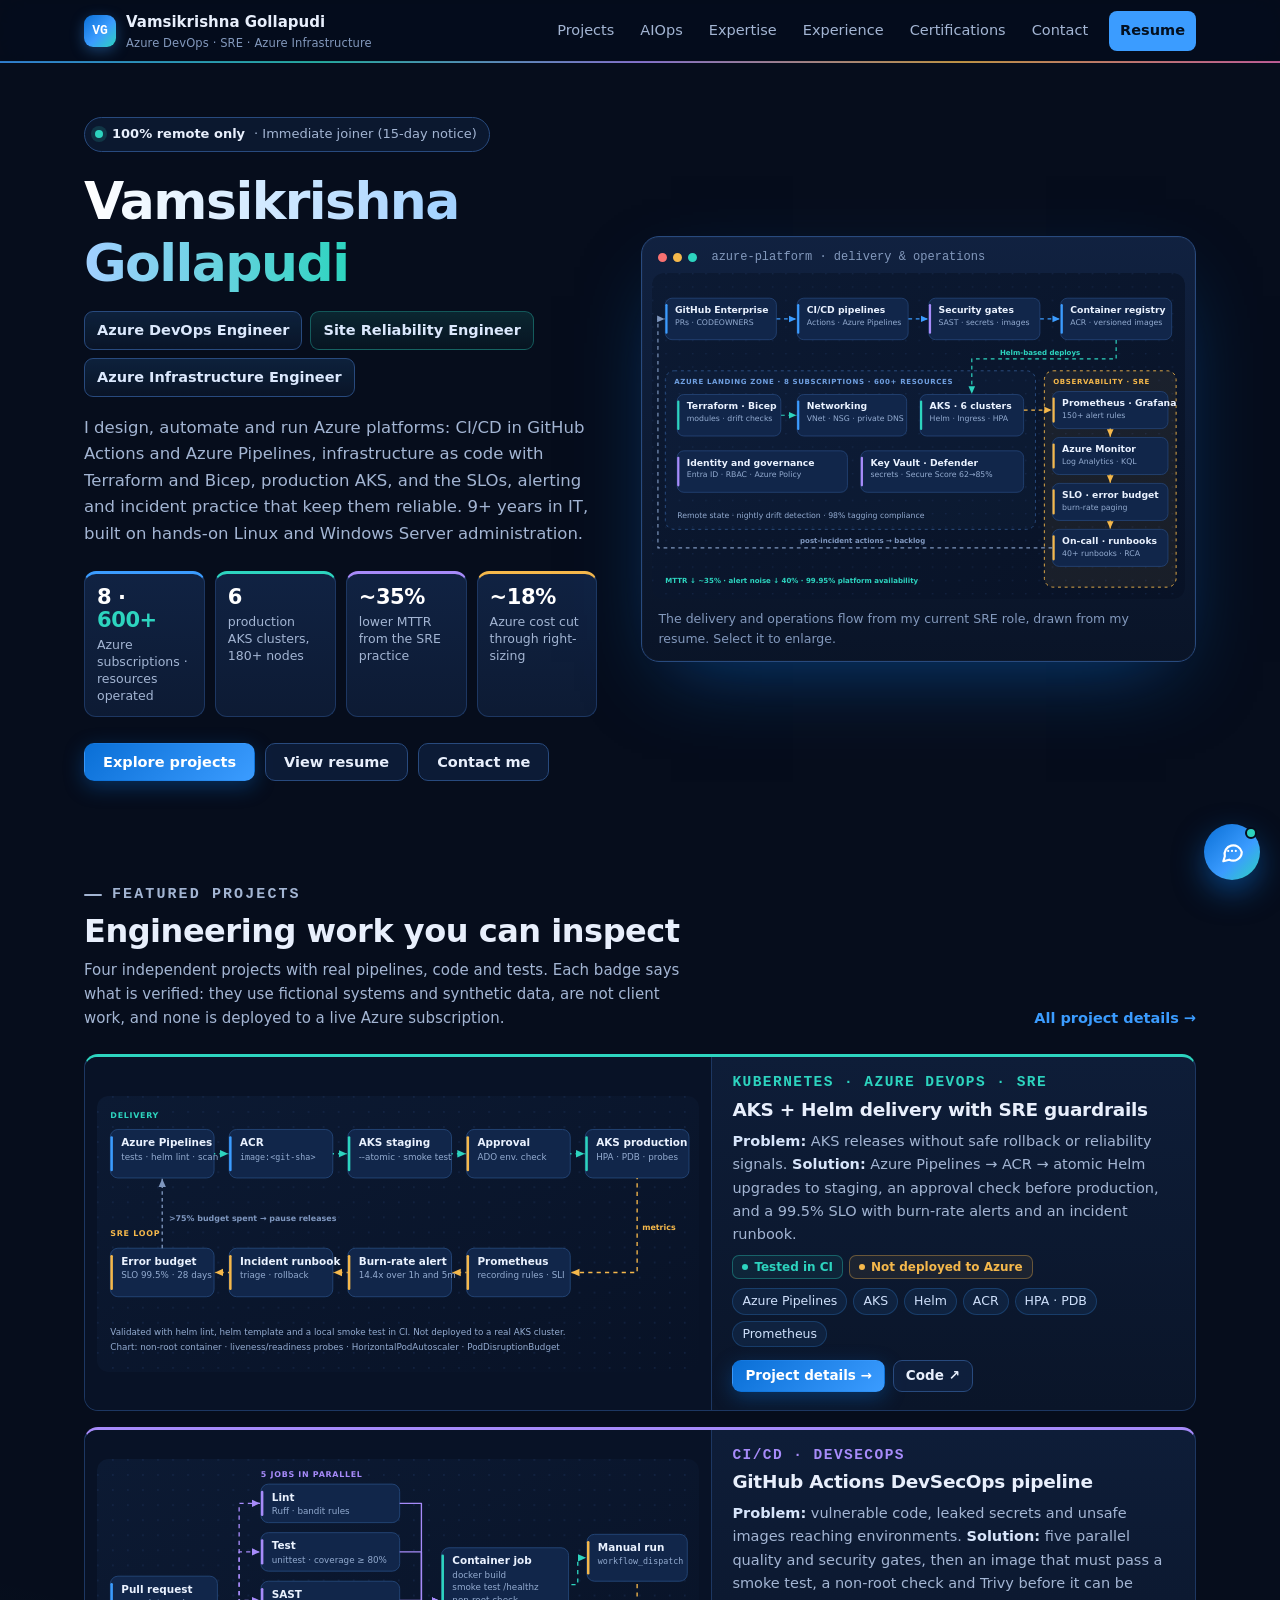
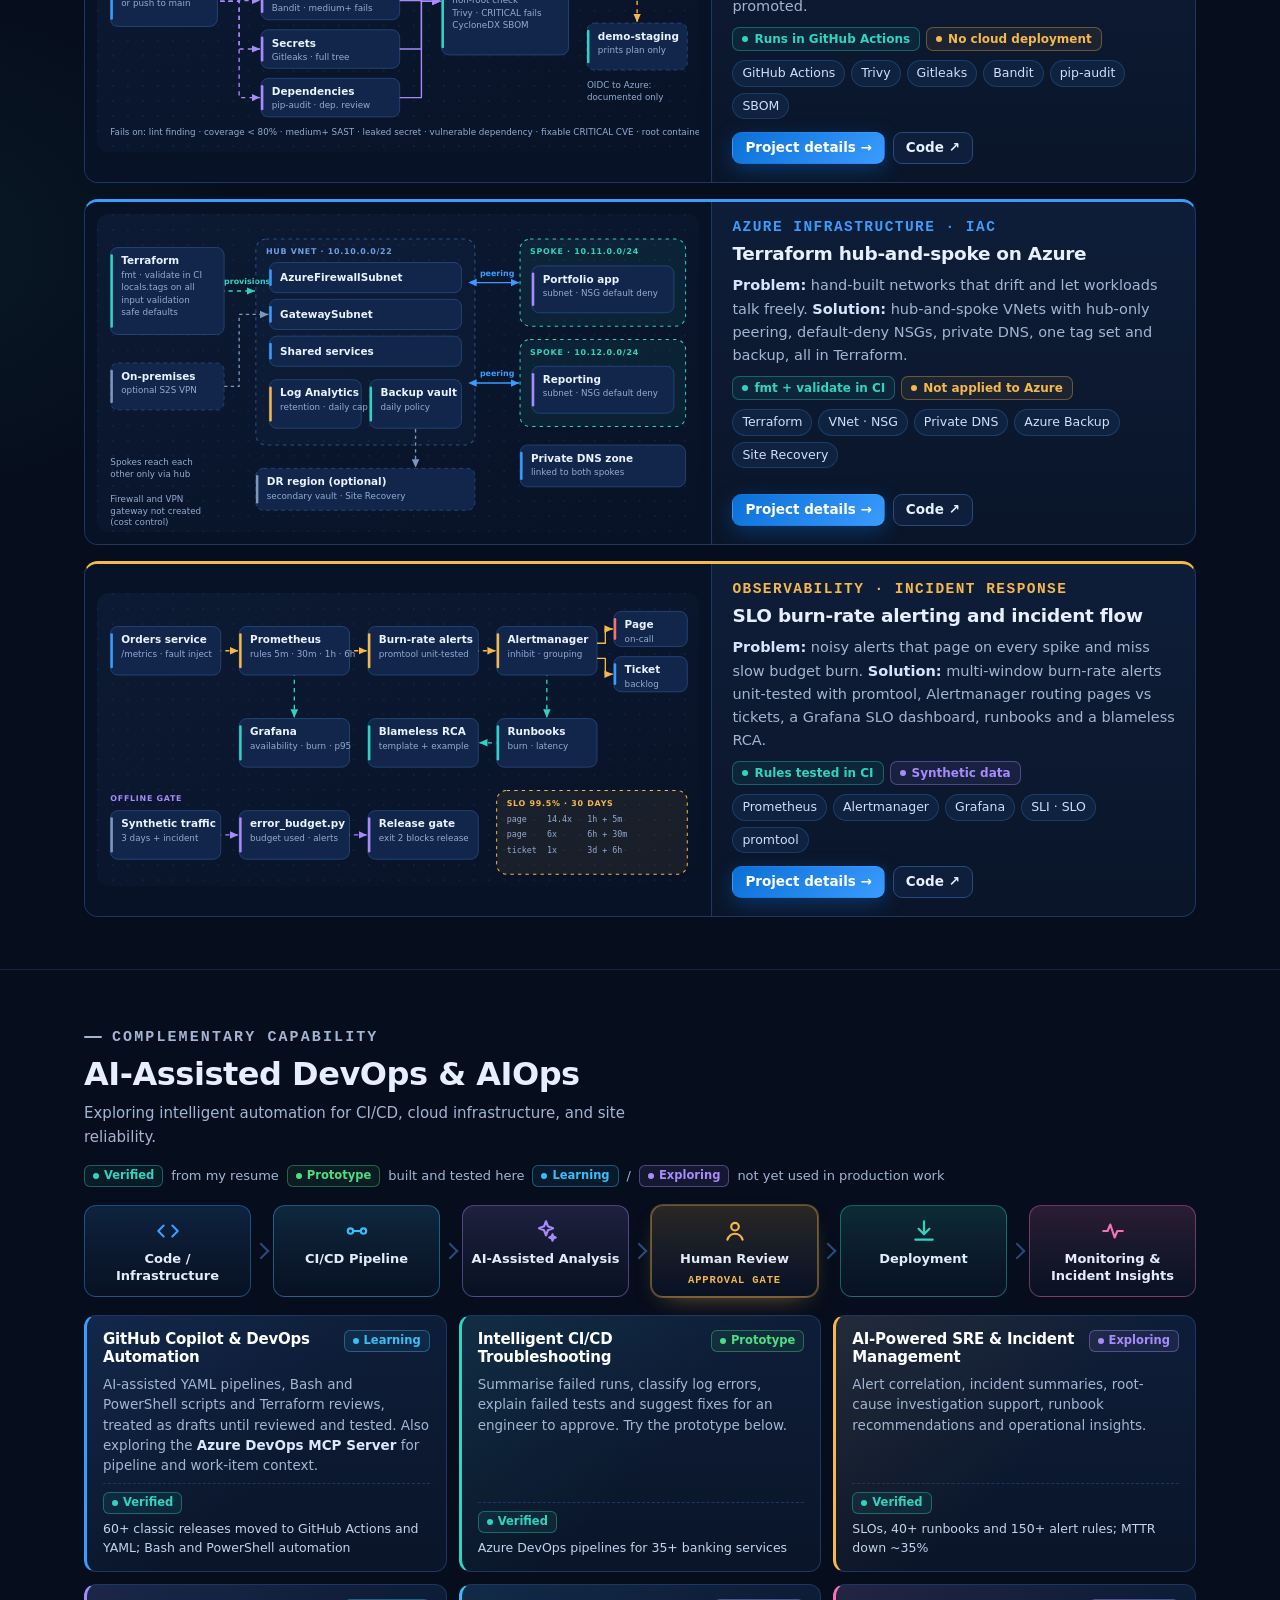
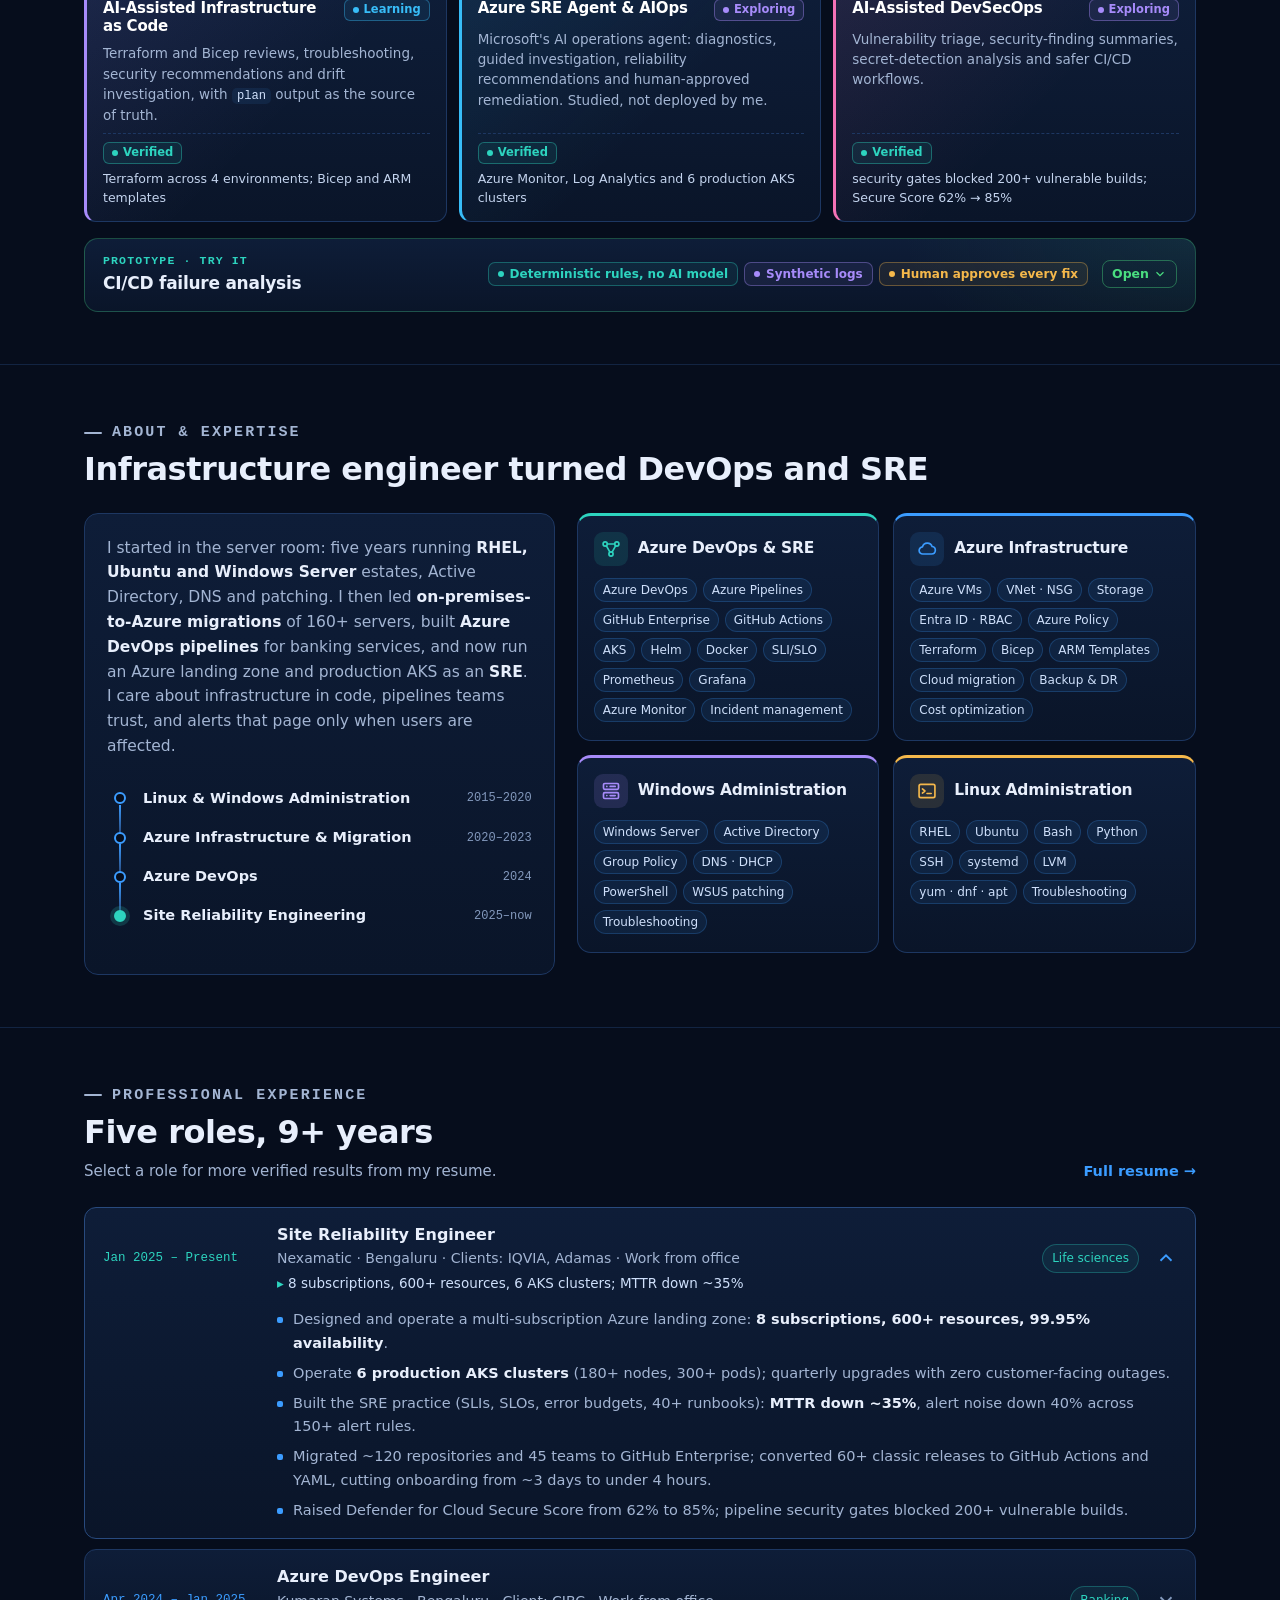
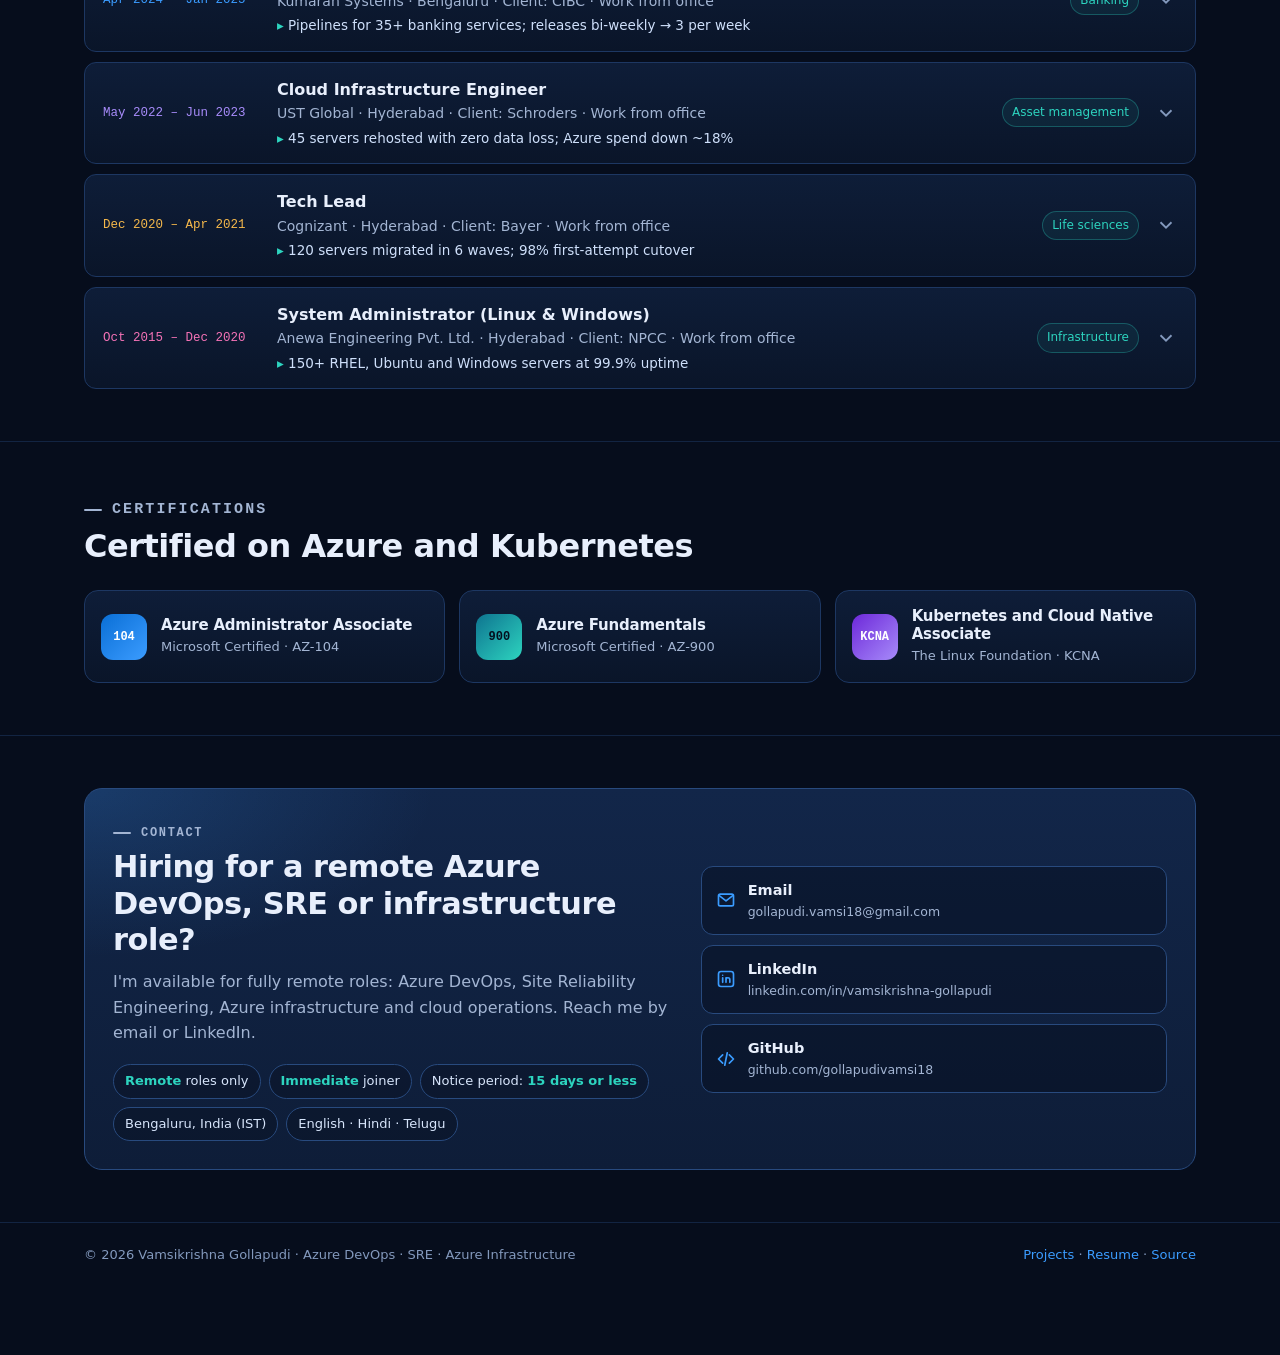
<file: index.html>
<!DOCTYPE html>
<html lang="en-IN">
<head>
<meta charset="utf-8">
<meta name="viewport" content="width=device-width, initial-scale=1">
<title>Vamsikrishna Gollapudi — Azure DevOps Engineer | Site Reliability Engineer | Azure Infrastructure</title>
<meta name="description" content="Vamsikrishna Gollapudi: Azure DevOps Engineer, Site Reliability Engineer (SRE) and Azure Infrastructure Engineer with 9+ years in IT and a Windows Server and Linux administration foundation. Azure Pipelines, GitHub Actions, Terraform, AKS, monitoring. Remote roles only.">
<meta name="keywords" content="Azure DevOps Engineer, Site Reliability Engineer, SRE, Azure Infrastructure Engineer, Azure Cloud Engineer, Cloud Infrastructure Engineer, Azure Platform Operations Engineer, Windows System Administrator, Linux System Administrator, Terraform, AKS, Kubernetes, GitHub Actions, Azure Pipelines, remote">
<meta name="author" content="Vamsikrishna Gollapudi">
<link rel="canonical" href="https://gollapudivamsi18.github.io/">
<meta property="og:type" content="profile">
<meta property="og:url" content="https://gollapudivamsi18.github.io/">
<meta property="og:title" content="Vamsikrishna Gollapudi — Azure DevOps | SRE | Azure Infrastructure">
<meta property="og:description" content="9+ years in IT: Azure landing zones, CI/CD, Terraform, production AKS and SRE, built on Windows and Linux administration. Remote-only roles; immediate joiner.">
<meta name="twitter:card" content="summary">
<meta name="theme-color" content="#060d1c">
<link rel="icon" href="data:image/svg+xml,%3Csvg xmlns='http://www.w3.org/2000/svg' viewBox='0 0 32 32'%3E%3Crect width='32' height='32' rx='8' fill='%230a6fd6'/%3E%3Ctext x='16' y='21' font-family='monospace' font-size='13' font-weight='700' fill='white' text-anchor='middle'%3EVG%3C/text%3E%3C/svg%3E">
<link rel="stylesheet" href="assets/css/site.css">
<script>document.documentElement.className += " js";</script>
<script type="application/ld+json">
{"@context":"https://schema.org","@type":"Person","name":"Vamsikrishna Gollapudi","jobTitle":["Azure DevOps Engineer","Site Reliability Engineer","Azure Infrastructure Engineer"],"url":"https://gollapudivamsi18.github.io/","address":{"@type":"PostalAddress","addressLocality":"Bengaluru","addressCountry":"IN"},"sameAs":["https://www.linkedin.com/in/vamsikrishna-gollapudi","https://github.com/gollapudivamsi18"],"hasCredential":["Microsoft Certified: Azure Administrator Associate (AZ-104)","Microsoft Certified: Azure Fundamentals (AZ-900)","Kubernetes and Cloud Native Associate (KCNA)"],"knowsAbout":["Azure DevOps","Site Reliability Engineering","Microsoft Azure","Terraform","Bicep","Kubernetes","Azure Kubernetes Service","GitHub Actions","Prometheus","Grafana","Windows Server","Active Directory","Linux","RHEL"]}
</script>
</head>
<body>
<a class="skip" href="#main">Skip to content</a>
<header class="site-header">
  <div class="wrap">
    <a class="brand" href="./" aria-label="Vamsikrishna Gollapudi, home"><span class="brand-mark" aria-hidden="true">VG</span><span>Vamsikrishna Gollapudi<small>Azure DevOps · SRE · Azure Infrastructure</small></span></a>
    <button class="menu-btn" type="button" aria-expanded="false" aria-controls="site-nav" aria-label="Open menu"><span></span><span></span><span></span></button>
    <nav class="nav" id="site-nav" aria-label="Main">
      <a href="#projects">Projects</a>
      <a href="#aiops">AIOps</a>
      <a href="#about">Expertise</a>
      <a href="#experience">Experience</a>
      <a href="#certifications">Certifications</a>
      <a href="#contact">Contact</a>
      <a class="nav-cta" href="resume.html">Resume</a>
    </nav>
  </div>
</header>

<main id="main">
<section class="hero" aria-labelledby="name">
  <div class="wrap">
    <div>
      <p class="status"><span class="dot" aria-hidden="true"></span><b>100% remote only</b> · Immediate joiner (15-day notice)</p>
      <h1 id="name"><span class="grad">Vamsikrishna Gollapudi</span></h1>
      <p class="roles"><span>Azure DevOps Engineer</span><span>Site Reliability Engineer</span><span>Azure Infrastructure Engineer</span></p>
      <p class="intro">I design, automate and run Azure platforms: CI/CD in GitHub Actions and Azure Pipelines, infrastructure as code with Terraform and Bicep, production AKS, and the SLOs, alerting and incident practice that keep them reliable. 9+ years in IT, built on hands-on Linux and Windows Server administration.</p>
      <ul class="metrics" aria-label="Verified results from current and past roles">
        <li class="metric"><strong>8 · <em>600+</em></strong><span>Azure subscriptions · resources operated</span></li>
        <li class="metric"><strong>6</strong><span>production AKS clusters, 180+ nodes</span></li>
        <li class="metric"><strong>~35%</strong><span>lower MTTR from the SRE practice</span></li>
        <li class="metric"><strong>~18%</strong><span>Azure cost cut through right-sizing</span></li>
      </ul>
      <div class="actions">
        <a class="btn btn-primary" href="#projects">Explore projects</a>
        <a class="btn btn-ghost" href="resume.html">View resume</a>
        <a class="btn btn-ghost" href="#contact">Contact me</a>
      </div>
    </div>
    <figure class="diagram-card" style="margin:0">
      <div class="window-bar" aria-hidden="true"><i></i><i></i><i></i><span>azure-platform · delivery &amp; operations</span></div>
      <button class="zoomable" type="button" data-diagram="assets/img/platform-architecture.svg" data-title="Azure platform delivery and operations flow" aria-label="Enlarge the platform architecture diagram">
        <img src="assets/img/platform-architecture.svg" width="720" height="440" alt="Delivery and operations flow: GitHub Enterprise pull requests run CI in GitHub Actions and Azure Pipelines with security gates; images go to Azure Container Registry and are deployed with Helm to AKS inside an 8-subscription Azure landing zone built with Terraform and Bicep; Prometheus, Grafana and Azure Monitor drive SLO alerts, runbooks and incident reviews.">
      </button>
      <figcaption>The delivery and operations flow from my current SRE role, drawn from my resume. Select it to enlarge.</figcaption>
    </figure>
  </div>
</section>

<section class="section" id="projects" aria-labelledby="projects-title">
  <div class="wrap">
    <div class="section-head">
      <div>
        <p class="eyebrow">Featured projects</p>
        <h2 id="projects-title">Engineering work you can inspect</h2>
        <p>Four independent projects with real pipelines, code and tests. Each badge says what is verified: they use fictional systems and synthetic data, are not client work, and none is deployed to a live Azure subscription.</p>
      </div>
      <a class="link-arrow" href="projects.html">All project details</a>
    </div>
    <div class="projects">
      <article class="project reveal" id="p-aks">
        <button class="preview zoomable" type="button" data-diagram="assets/img/aks-sre-architecture.svg" data-title="AKS + Helm delivery with SRE guardrails" aria-label="Enlarge diagram: AKS + Helm delivery with SRE guardrails">
          <img src="assets/img/aks-sre-architecture.svg" width="720" height="330" alt="Azure Pipelines runs tests, helm lint and an image scan, pushes to ACR, deploys to AKS staging with an atomic Helm upgrade and smoke test, waits for an approval check, then deploys to production. Prometheus recording rules feed burn-rate alerts, an incident runbook and an error-budget policy that pauses releases.">
          <span class="zoom-hint" aria-hidden="true">Tap to enlarge</span>
        </button>
        <div class="body">
          <p class="kicker teal">Kubernetes · Azure DevOps · SRE</p>
          <h3>AKS + Helm delivery with SRE guardrails</h3>
          <p><b>Problem:</b> AKS releases without safe rollback or reliability signals. <b>Solution:</b> Azure Pipelines → ACR → atomic Helm upgrades to staging, an approval check before production, and a 99.5% SLO with burn-rate alerts and an incident runbook.</p>
          <ul class="vstatus" aria-label="Verification status"><li class="st ok">Tested in CI</li><li class="st warn">Not deployed to Azure</li></ul>
          <ul class="chips" aria-label="Technologies"><li>Azure Pipelines</li><li>AKS</li><li>Helm</li><li>ACR</li><li>HPA · PDB</li><li>Prometheus</li></ul>
          <div class="card-actions">
            <a class="btn btn-primary btn-sm" href="projects.html#aks-helm-sre">Project details →</a>
            <a class="btn btn-ghost btn-sm" href="https://github.com/gollapudivamsi18/gollapudivamsi18.github.io/tree/main/demos/aks-helm-sre" target="_blank" rel="noopener">Code ↗</a>
          </div>
        </div>
      </article>
      <article class="project reveal" id="p-devsecops">
        <button class="preview zoomable" type="button" data-diagram="assets/img/devsecops-pipeline.svg" data-title="GitHub Actions DevSecOps pipeline" aria-label="Enlarge diagram: GitHub Actions DevSecOps pipeline">
          <img src="assets/img/devsecops-pipeline.svg" width="720" height="350" loading="lazy" alt="A pull request fans out to lint, test, SAST, secret and dependency jobs, then a container job with smoke test, non-root check, Trivy and SBOM. A manual run on main reaches a demo-staging environment that only prints what it would deploy.">
          <span class="zoom-hint" aria-hidden="true">Tap to enlarge</span>
        </button>
        <div class="body">
          <p class="kicker violet">CI/CD · DevSecOps</p>
          <h3>GitHub Actions DevSecOps pipeline</h3>
          <p><b>Problem:</b> vulnerable code, leaked secrets and unsafe images reaching environments. <b>Solution:</b> five parallel quality and security gates, then an image that must pass a smoke test, a non-root check and Trivy before it can be promoted.</p>
          <ul class="vstatus" aria-label="Verification status"><li class="st ok">Runs in GitHub Actions</li><li class="st warn">No cloud deployment</li></ul>
          <ul class="chips" aria-label="Technologies"><li>GitHub Actions</li><li>Trivy</li><li>Gitleaks</li><li>Bandit</li><li>pip-audit</li><li>SBOM</li></ul>
          <div class="card-actions">
            <a class="btn btn-primary btn-sm" href="projects.html#devsecops">Project details →</a>
            <a class="btn btn-ghost btn-sm" href="https://github.com/gollapudivamsi18/gollapudivamsi18.github.io/tree/main/demos/github-actions-devsecops" target="_blank" rel="noopener">Code ↗</a>
          </div>
        </div>
      </article>
      <article class="project reveal" id="p-terraform">
        <button class="preview zoomable" type="button" data-diagram="assets/img/hub-spoke.svg" data-title="Terraform hub-and-spoke on Azure" aria-label="Enlarge diagram: Terraform hub-and-spoke on Azure">
          <img src="assets/img/hub-spoke.svg" width="720" height="380" loading="lazy" alt="Terraform provisions a hub VNet with firewall, gateway and shared-services subnets, Log Analytics and a backup vault, peered to two spokes with default-deny NSGs and a private DNS zone; optional VPN and DR region.">
          <span class="zoom-hint" aria-hidden="true">Tap to enlarge</span>
        </button>
        <div class="body">
          <p class="kicker azure">Azure Infrastructure · IaC</p>
          <h3>Terraform hub-and-spoke on Azure</h3>
          <p><b>Problem:</b> hand-built networks that drift and let workloads talk freely. <b>Solution:</b> hub-and-spoke VNets with hub-only peering, default-deny NSGs, private DNS, one tag set and backup, all in Terraform.</p>
          <ul class="vstatus" aria-label="Verification status"><li class="st ok">fmt + validate in CI</li><li class="st warn">Not applied to Azure</li></ul>
          <ul class="chips" aria-label="Technologies"><li>Terraform</li><li>VNet · NSG</li><li>Private DNS</li><li>Azure Backup</li><li>Site Recovery</li></ul>
          <div class="card-actions">
            <a class="btn btn-primary btn-sm" href="projects.html#terraform-hub-spoke">Project details →</a>
            <a class="btn btn-ghost btn-sm" href="https://github.com/gollapudivamsi18/gollapudivamsi18.github.io/tree/main/demos/terraform-hub-spoke" target="_blank" rel="noopener">Code ↗</a>
          </div>
        </div>
      </article>
      <article class="project reveal" id="p-sre">
        <button class="preview zoomable" type="button" data-diagram="assets/img/sre-observability.svg" data-title="SLO burn-rate alerting and incident flow" aria-label="Enlarge diagram: SLO burn-rate alerting and incident flow">
          <img src="assets/img/sre-observability.svg" width="720" height="350" loading="lazy" alt="Orders service scraped by Prometheus, burn-rate alerts tested with promtool, Alertmanager routing to page or ticket, Grafana dashboard, runbooks and RCA, and an offline error-budget release gate.">
          <span class="zoom-hint" aria-hidden="true">Tap to enlarge</span>
        </button>
        <div class="body">
          <p class="kicker amber">Observability · Incident response</p>
          <h3>SLO burn-rate alerting and incident flow</h3>
          <p><b>Problem:</b> noisy alerts that page on every spike and miss slow budget burn. <b>Solution:</b> multi-window burn-rate alerts unit-tested with promtool, Alertmanager routing pages vs tickets, a Grafana SLO dashboard, runbooks and a blameless RCA.</p>
          <ul class="vstatus" aria-label="Verification status"><li class="st ok">Rules tested in CI</li><li class="st info">Synthetic data</li></ul>
          <ul class="chips" aria-label="Technologies"><li>Prometheus</li><li>Alertmanager</li><li>Grafana</li><li>SLI · SLO</li><li>promtool</li></ul>
          <div class="card-actions">
            <a class="btn btn-primary btn-sm" href="projects.html#sre-observability">Project details →</a>
            <a class="btn btn-ghost btn-sm" href="https://github.com/gollapudivamsi18/gollapudivamsi18.github.io/tree/main/demos/sre-observability" target="_blank" rel="noopener">Code ↗</a>
          </div>
        </div>
      </article>
    </div>
  </div>
</section>

<section class="section" id="aiops" aria-labelledby="aiops-title">
  <div class="wrap">
    <div class="section-head">
      <div>
        <p class="eyebrow eb-violet">Complementary capability</p>
        <h2 id="aiops-title">AI-Assisted DevOps &amp; AIOps</h2>
        <p>Exploring intelligent automation for CI/CD, cloud infrastructure, and site reliability.</p>
      </div>
    </div>
    <p class="ai-legend"><span class="st-key verified">Verified</span> from my resume <span class="st-key proto">Prototype</span> built and tested here <span class="st-key learn">Learning</span> / <span class="st-key explore">Exploring</span> not yet used in production work</p>

    <ol class="flow" aria-label="AI-assisted delivery workflow">
      <li class="f1"><svg viewBox="0 0 24 24" aria-hidden="true"><path d="M8 7l-5 5 5 5M16 7l5 5-5 5"/></svg><span>Code / Infrastructure</span></li>
      <li class="f2"><svg viewBox="0 0 24 24" aria-hidden="true"><circle cx="6" cy="12" r="2.5"/><circle cx="18" cy="12" r="2.5"/><path d="M8.5 12h7"/></svg><span>CI/CD Pipeline</span></li>
      <li class="f3"><svg viewBox="0 0 24 24" aria-hidden="true"><path d="M12 3l1.8 4.7L18.5 9.5l-4.7 1.8L12 16l-1.8-4.7L5.5 9.5l4.7-1.8z"/><path d="M18 15l.8 2.2L21 18l-2.2.8L18 21l-.8-2.2L15 18l2.2-.8z"/></svg><span>AI-Assisted Analysis</span></li>
      <li class="f4 gate"><svg viewBox="0 0 24 24" aria-hidden="true"><circle cx="12" cy="8" r="3.5"/><path d="M5 20c1.2-3.6 3.8-5.5 7-5.5s5.8 1.9 7 5.5"/></svg><span>Human Review</span><em>approval gate</em></li>
      <li class="f5"><svg viewBox="0 0 24 24" aria-hidden="true"><path d="M12 3v12M7 10l5 5 5-5M4 20h16"/></svg><span>Deployment</span></li>
      <li class="f6"><svg viewBox="0 0 24 24" aria-hidden="true"><path d="M3 12h4l2.5-6 4 12 2.5-6H21"/></svg><span>Monitoring &amp; Incident Insights</span></li>
    </ol>

    <div class="ai-grid">
      <article class="ai-tile t-azure">
        <div class="ai-tile-head"><h3>GitHub Copilot &amp; DevOps Automation</h3><span class="st-key learn">Learning</span></div>
        <p>AI-assisted YAML pipelines, Bash and PowerShell scripts and Terraform reviews, treated as drafts until reviewed and tested. Also exploring the <b>Azure DevOps MCP Server</b> for pipeline and work-item context.</p>
        <p class="builds"><span class="st-key verified">Verified</span> 60+ classic releases moved to GitHub Actions and YAML; Bash and PowerShell automation</p>
      </article>
      <article class="ai-tile t-teal">
        <div class="ai-tile-head"><h3>Intelligent CI/CD Troubleshooting</h3><span class="st-key proto">Prototype</span></div>
        <p>Summarise failed runs, classify log errors, explain failed tests and suggest fixes for an engineer to approve. Try the prototype below.</p>
        <p class="builds"><span class="st-key verified">Verified</span> Azure DevOps pipelines for 35+ banking services</p>
      </article>
      <article class="ai-tile t-amber">
        <div class="ai-tile-head"><h3>AI-Powered SRE &amp; Incident Management</h3><span class="st-key explore">Exploring</span></div>
        <p>Alert correlation, incident summaries, root-cause investigation support, runbook recommendations and operational insights.</p>
        <p class="builds"><span class="st-key verified">Verified</span> SLOs, 40+ runbooks and 150+ alert rules; MTTR down ~35%</p>
      </article>
      <article class="ai-tile t-violet">
        <div class="ai-tile-head"><h3>AI-Assisted Infrastructure as Code</h3><span class="st-key learn">Learning</span></div>
        <p>Terraform and Bicep reviews, troubleshooting, security recommendations and drift investigation, with <code>plan</code> output as the source of truth.</p>
        <p class="builds"><span class="st-key verified">Verified</span> Terraform across 4 environments; Bicep and ARM templates</p>
      </article>
      <article class="ai-tile t-sky">
        <div class="ai-tile-head"><h3>Azure SRE Agent &amp; AIOps</h3><span class="st-key explore">Exploring</span></div>
        <p>Microsoft's AI operations agent: diagnostics, guided investigation, reliability recommendations and human-approved remediation. Studied, not deployed by me.</p>
        <p class="builds"><span class="st-key verified">Verified</span> Azure Monitor, Log Analytics and 6 production AKS clusters</p>
      </article>
      <article class="ai-tile t-pink">
        <div class="ai-tile-head"><h3>AI-Assisted DevSecOps</h3><span class="st-key explore">Exploring</span></div>
        <p>Vulnerability triage, security-finding summaries, secret-detection analysis and safer CI/CD workflows.</p>
        <p class="builds"><span class="st-key verified">Verified</span> security gates blocked 200+ vulnerable builds; Secure Score 62% → 85%</p>
      </article>
    </div>

    <details class="fa-demo" id="failure-demo">
      <summary class="fa-head">
        <div>
          <p class="kicker teal">Prototype · try it</p>
          <h3>CI/CD failure analysis</h3>
        </div>
        <ul class="vstatus" aria-label="How this prototype works"><li class="st ok">Deterministic rules, no AI model</li><li class="st info">Synthetic logs</li><li class="st warn">Human approves every fix</li></ul>
        <span class="fa-toggle" aria-hidden="true">Open<svg viewBox="0 0 24 24" fill="none" stroke="currentColor" stroke-width="2"><path d="M6 9l6 6 6-6"/></svg></span>
      </summary>
      <div class="fa-grid">
        <div class="fa-input">
          <label for="fa-sample">Sample failure</label>
          <select id="fa-sample"></select>
          <label for="fa-log">Pipeline log <small>(edit it or paste your own; nothing leaves your browser)</small></label>
          <textarea id="fa-log" rows="8" spellcheck="false" autocomplete="off"></textarea>
          <div class="fa-actions">
            <button class="btn btn-primary btn-sm" type="button" id="fa-run">Analyse log</button>
            <a class="btn btn-ghost btn-sm" href="https://github.com/gollapudivamsi18/gollapudivamsi18.github.io/blob/main/assets/js/failure-analyzer.js" target="_blank" rel="noopener">Rules ↗</a>
          </div>
        </div>
        <div class="fa-output" id="fa-out" aria-live="polite">
          <p class="fa-empty">Choose a sample and select <b>Analyse log</b>.</p>
        </div>
      </div>
    </details>
  </div>
</section>

<section class="section" id="about" aria-labelledby="about-title">
  <div class="wrap">
    <div class="section-head">
      <div>
        <p class="eyebrow eb-teal">About &amp; expertise</p>
        <h2 id="about-title">Infrastructure engineer turned DevOps and SRE</h2>
      </div>
    </div>
    <div class="about-grid">
      <div class="panel about reveal">
        <p>I started in the server room: five years running <strong>RHEL, Ubuntu and Windows Server</strong> estates, Active Directory, DNS and patching. I then led <strong>on-premises-to-Azure migrations</strong> of 160+ servers, built <strong>Azure DevOps pipelines</strong> for banking services, and now run an Azure landing zone and production AKS as an <strong>SRE</strong>. I care about infrastructure in code, pipelines teams trust, and alerts that page only when users are affected.</p>
        <ol class="path" aria-label="Career progression">
          <li>Linux &amp; Windows Administration <span>2015–2020</span></li>
          <li>Azure Infrastructure &amp; Migration <span>2020–2023</span></li>
          <li>Azure DevOps <span>2024</span></li>
          <li>Site Reliability Engineering <span>2025–now</span></li>
        </ol>
      </div>
      <div class="skills-grid">
        <article class="skill teal reveal">
          <div class="skill-head"><svg viewBox="0 0 24 24" fill="none" stroke="currentColor" stroke-width="2" stroke-linecap="round" stroke-linejoin="round" aria-hidden="true"><circle cx="5" cy="6" r="2.5"/><circle cx="19" cy="6" r="2.5"/><circle cx="12" cy="18" r="2.5"/><path d="M7.5 6h9M6.5 8.2l4.2 7.6M17.5 8.2l-4.2 7.6"/></svg><h3>Azure DevOps &amp; SRE</h3></div>
          <ul class="chips"><li>Azure DevOps</li><li>Azure Pipelines</li><li>GitHub Enterprise</li><li>GitHub Actions</li><li>AKS</li><li>Helm</li><li>Docker</li><li>SLI/SLO</li><li>Prometheus</li><li>Grafana</li><li>Azure Monitor</li><li>Incident management</li></ul>
        </article>
        <article class="skill reveal">
          <div class="skill-head"><svg viewBox="0 0 24 24" fill="none" stroke="currentColor" stroke-width="2" stroke-linecap="round" stroke-linejoin="round" aria-hidden="true"><path d="M7 18h10.5a4.5 4.5 0 0 0 .6-8.96A6 6 0 0 0 6.6 9.5 4.25 4.25 0 0 0 7 18z"/></svg><h3>Azure Infrastructure</h3></div>
          <ul class="chips"><li>Azure VMs</li><li>VNet · NSG</li><li>Storage</li><li>Entra ID · RBAC</li><li>Azure Policy</li><li>Terraform</li><li>Bicep</li><li>ARM Templates</li><li>Cloud migration</li><li>Backup &amp; DR</li><li>Cost optimization</li></ul>
        </article>
        <article class="skill violet reveal">
          <div class="skill-head"><svg viewBox="0 0 24 24" fill="none" stroke="currentColor" stroke-width="2" stroke-linecap="round" stroke-linejoin="round" aria-hidden="true"><rect x="3" y="3" width="18" height="7" rx="1.5"/><rect x="3" y="14" width="18" height="7" rx="1.5"/><path d="M7 6.5h.01M7 17.5h.01M11 6.5h6M11 17.5h6"/></svg><h3>Windows Administration</h3></div>
          <ul class="chips"><li>Windows Server</li><li>Active Directory</li><li>Group Policy</li><li>DNS · DHCP</li><li>PowerShell</li><li>WSUS patching</li><li>Troubleshooting</li></ul>
        </article>
        <article class="skill amber reveal">
          <div class="skill-head"><svg viewBox="0 0 24 24" fill="none" stroke="currentColor" stroke-width="2" stroke-linecap="round" stroke-linejoin="round" aria-hidden="true"><rect x="2.5" y="4" width="19" height="16" rx="2"/><path d="M6.5 9.5l3 2.5-3 2.5M12 15h5"/></svg><h3>Linux Administration</h3></div>
          <ul class="chips"><li>RHEL</li><li>Ubuntu</li><li>Bash</li><li>Python</li><li>SSH</li><li>systemd</li><li>LVM</li><li>yum · dnf · apt</li><li>Troubleshooting</li></ul>
        </article>
      </div>
    </div>
  </div>
</section>

<section class="section" id="experience" aria-labelledby="exp-title">
  <div class="wrap">
    <div class="section-head">
      <div>
        <p class="eyebrow eb-amber">Professional experience</p>
        <h2 id="exp-title">Five roles, 9+ years</h2>
        <p>Select a role for more verified results from my resume.</p>
      </div>
      <a class="link-arrow" href="resume.html">Full resume</a>
    </div>
    <ol class="timeline">
      <li><details class="role" open>
        <summary><span class="when">Jan 2025 – Present</span><div><div class="title">Site Reliability Engineer</div><div class="org">Nexamatic · Bengaluru · Clients: IQVIA, Adamas · Work from office</div><div class="hit">8 subscriptions, 600+ resources, 6 AKS clusters; MTTR down ~35%</div></div><span class="tag">Life sciences</span><svg class="chev" viewBox="0 0 24 24" fill="none" stroke="currentColor" stroke-width="2" aria-hidden="true"><path d="M6 9l6 6 6-6"/></svg></summary>
        <div class="detail"><ul>
          <li>Designed and operate a multi-subscription Azure landing zone: <b>8 subscriptions, 600+ resources, 99.95% availability</b>.</li>
          <li>Operate <b>6 production AKS clusters</b> (180+ nodes, 300+ pods); quarterly upgrades with zero customer-facing outages.</li>
          <li>Built the SRE practice (SLIs, SLOs, error budgets, 40+ runbooks): <b>MTTR down ~35%</b>, alert noise down 40% across 150+ alert rules.</li>
          <li>Migrated ~120 repositories and 45 teams to GitHub Enterprise; converted 60+ classic releases to GitHub Actions and YAML, cutting onboarding from ~3 days to under 4 hours.</li>
          <li>Raised Defender for Cloud Secure Score from 62% to 85%; pipeline security gates blocked 200+ vulnerable builds.</li>
        </ul></div>
      </details></li>
      <li><details class="role">
        <summary><span class="when">Apr 2024 – Jan 2025</span><div><div class="title">Azure DevOps Engineer</div><div class="org">Kumaran Systems · Bengaluru · Client: CIBC · Work from office</div><div class="hit">Pipelines for 35+ banking services; releases bi-weekly → 3 per week</div></div><span class="tag">Banking</span><svg class="chev" viewBox="0 0 24 24" fill="none" stroke="currentColor" stroke-width="2" aria-hidden="true"><path d="M6 9l6 6 6-6"/></svg></summary>
        <div class="detail"><ul>
          <li>Azure DevOps pipelines for <b>35+ banking services</b> with approval gates and 100% audit traceability.</li>
          <li>Introduced Terraform across 4 environments (setup from ~3 days to 4 hours); moved 40 classic releases to YAML, halving maintenance.</li>
          <li>Containerised 15 services (Docker, ACR, Helm on AKS); moved 300+ secrets into Key Vault with managed identities.</li>
          <li>Releases from bi-weekly to <b>3 per week</b> with a change-failure rate below 5%.</li>
        </ul></div>
      </details></li>
      <li><details class="role">
        <summary><span class="when">May 2022 – Jun 2023</span><div><div class="title">Cloud Infrastructure Engineer</div><div class="org">UST Global · Hyderabad · Client: Schroders · Work from office</div><div class="hit">45 servers rehosted with zero data loss; Azure spend down ~18%</div></div><span class="tag">Asset management</span><svg class="chev" viewBox="0 0 24 24" fill="none" stroke="currentColor" stroke-width="2" aria-hidden="true"><path d="M6 9l6 6 6-6"/></svg></summary>
        <div class="detail"><ul>
          <li>Built and supported 250+ Azure IaaS and PaaS resources; hub-and-spoke networking with VPN links to 2 data centres.</li>
          <li>Rehosted <b>45 servers in 5 waves with zero data loss</b> using Azure Migrate and Site Recovery.</li>
          <li>Backup and Site Recovery for 60 critical workloads: 4-hour RTO and 15-minute RPO met in DR drills.</li>
          <li>Defender compliance from 70% to 96%; <b>Azure spend down ~18%</b> through right-sizing.</li>
        </ul></div>
      </details></li>
      <li><details class="role">
        <summary><span class="when">Dec 2020 – Apr 2021</span><div><div class="title">Tech Lead</div><div class="org">Cognizant · Hyderabad · Client: Bayer · Work from office</div><div class="hit">120 servers migrated in 6 waves; 98% first-attempt cutover</div></div><span class="tag">Life sciences</span><svg class="chev" viewBox="0 0 24 24" fill="none" stroke="currentColor" stroke-width="2" aria-hidden="true"><path d="M6 9l6 6 6-6"/></svg></summary>
        <div class="detail"><ul>
          <li>Assessed 180+ servers with Azure Migrate and planned 6 waves with cutover and rollback runbooks.</li>
          <li>Led a 5-member team through the lift-and-shift of <b>120 Windows and Linux servers, 98% first-attempt cutover success</b>.</li>
          <li>Landing-zone foundations: 12 VNets, 2 site-to-site VPN tunnels, identity sync for 5,000+ AD accounts.</li>
        </ul></div>
      </details></li>
      <li><details class="role">
        <summary><span class="when">Oct 2015 – Dec 2020</span><div><div class="title">System Administrator (Linux &amp; Windows)</div><div class="org">Anewa Engineering Pvt. Ltd. · Hyderabad · Client: NPCC · Work from office</div><div class="hit">150+ RHEL, Ubuntu and Windows servers at 99.9% uptime</div></div><span class="tag">Infrastructure</span><svg class="chev" viewBox="0 0 24 24" fill="none" stroke="currentColor" stroke-width="2" aria-hidden="true"><path d="M6 9l6 6 6-6"/></svg></summary>
        <div class="detail"><ul>
          <li>Administered <b>150+ RHEL, Ubuntu and Windows Server systems</b> for 1,200 users at 99.9% uptime.</li>
          <li>Active Directory (1,200+ accounts), Group Policy, DNS and DHCP; 97% patch compliance with yum, apt and WSUS.</li>
          <li>Upgraded 30 servers from Windows Server 2008 R2 to 2016; Bash and batch automation saved ~10 hours a week.</li>
        </ul></div>
      </details></li>
    </ol>
  </div>
</section>

<section class="section" id="certifications" aria-labelledby="cert-title">
  <div class="wrap">
    <div class="section-head"><div><p class="eyebrow eb-pink">Certifications</p><h2 id="cert-title">Certified on Azure and Kubernetes</h2></div></div>
    <div class="certs">
      <div class="cert reveal"><span class="badge" aria-hidden="true">104</span><div><h3>Azure Administrator Associate</h3><p>Microsoft Certified · AZ-104</p></div></div>
      <div class="cert reveal"><span class="badge" aria-hidden="true">900</span><div><h3>Azure Fundamentals</h3><p>Microsoft Certified · AZ-900</p></div></div>
      <div class="cert reveal"><span class="badge k8s" aria-hidden="true">KCNA</span><div><h3>Kubernetes and Cloud Native Associate</h3><p>The Linux Foundation · KCNA</p></div></div>
    </div>
  </div>
</section>

<section class="section" id="contact" aria-labelledby="contact-title">
  <div class="wrap">
    <div class="contact-card reveal">
      <div>
        <p class="eyebrow">Contact</p>
        <h2 id="contact-title">Hiring for a remote Azure DevOps, SRE or infrastructure role?</h2>
        <p>I'm available for fully remote roles: Azure DevOps, Site Reliability Engineering, Azure infrastructure and cloud operations. Reach me by email or LinkedIn.</p>
        <ul class="facts">
          <li><b>Remote</b> roles only</li>
          <li><b>Immediate</b> joiner</li>
          <li>Notice period: <b>15 days or less</b></li>
          <li>Bengaluru, India (IST)</li>
          <li>English · Hindi · Telugu</li>
        </ul>
      </div>
      <ul class="contact-links">
        <li><a href="mailto:gollapudi.vamsi18@gmail.com"><svg viewBox="0 0 24 24" fill="none" stroke="currentColor" stroke-width="2" stroke-linecap="round" stroke-linejoin="round" aria-hidden="true"><rect x="3" y="5" width="18" height="14" rx="2"/><path d="M3.5 6.5l8.5 6.5 8.5-6.5"/></svg><span>Email<small>gollapudi.vamsi18@gmail.com</small></span></a></li>
        <li><a href="https://www.linkedin.com/in/vamsikrishna-gollapudi" target="_blank" rel="noopener"><svg viewBox="0 0 24 24" fill="none" stroke="currentColor" stroke-width="2" stroke-linecap="round" stroke-linejoin="round" aria-hidden="true"><rect x="3" y="3" width="18" height="18" rx="3"/><path d="M8 10.5V16M8 7.5v.01M12 16v-3.2a2.3 2.3 0 0 1 4.6 0V16M12 10.5V16"/></svg><span>LinkedIn<small>linkedin.com/in/vamsikrishna-gollapudi</small></span></a></li>
        <li><a href="https://github.com/gollapudivamsi18" target="_blank" rel="noopener"><svg viewBox="0 0 24 24" fill="none" stroke="currentColor" stroke-width="2" stroke-linecap="round" stroke-linejoin="round" aria-hidden="true"><path d="M8 7l-5 5 5 5M16 7l5 5-5 5M13.5 4.5l-3 15"/></svg><span>GitHub<small>github.com/gollapudivamsi18</small></span></a></li>
      </ul>
    </div>
  </div>
</section>
</main>

<footer class="site-footer">
  <div class="wrap">
    <span>© 2026 Vamsikrishna Gollapudi · Azure DevOps · SRE · Azure Infrastructure</span>
    <span><a href="projects.html">Projects</a> · <a href="resume.html">Resume</a> · <a href="https://github.com/gollapudivamsi18/gollapudivamsi18.github.io" target="_blank" rel="noopener">Source</a></span>
  </div>
</footer>

<script src="assets/js/site.js" defer></script>
<script src="assets/js/failure-analyzer.js" defer></script>
<script src="assets/js/failure-demo.js" defer></script>
<script src="assets/js/assistant-core.js" defer></script>
<script src="assets/js/assistant-ui.js" defer></script>
</body>
</html>
</file>
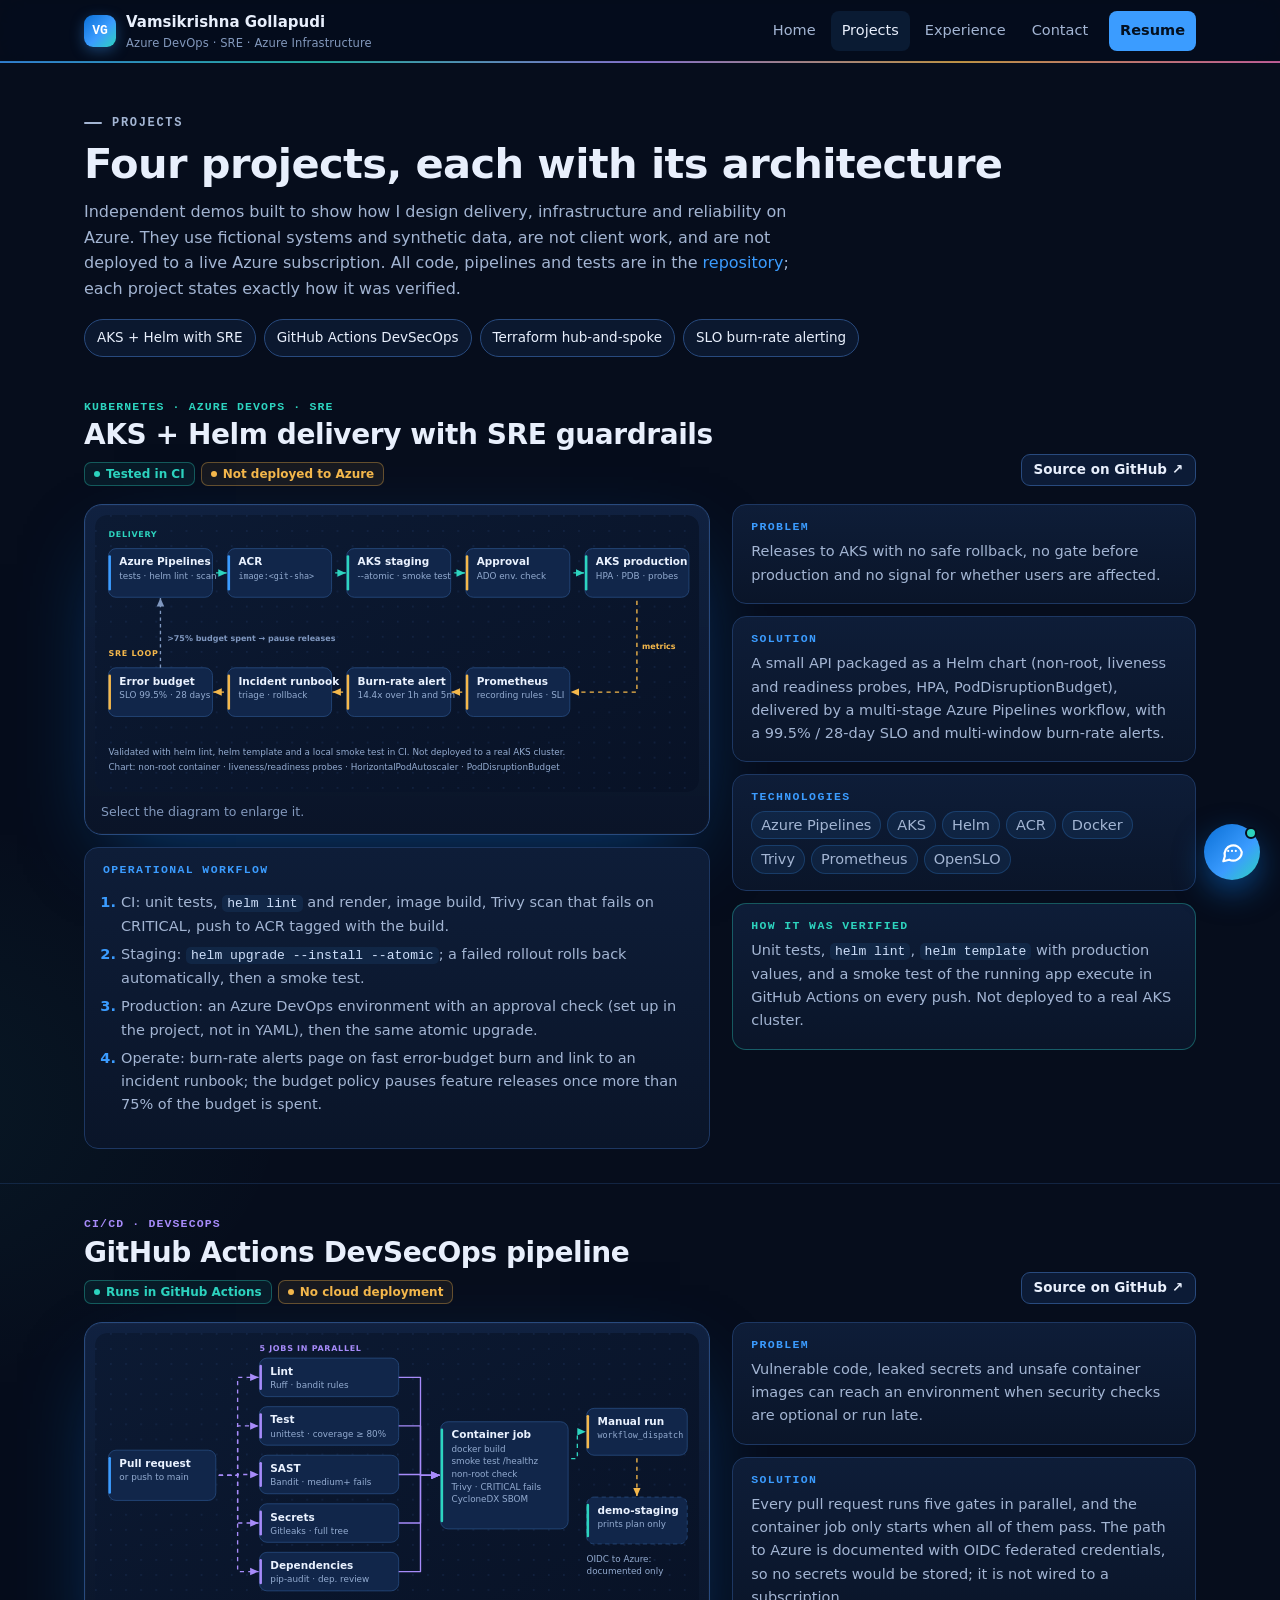
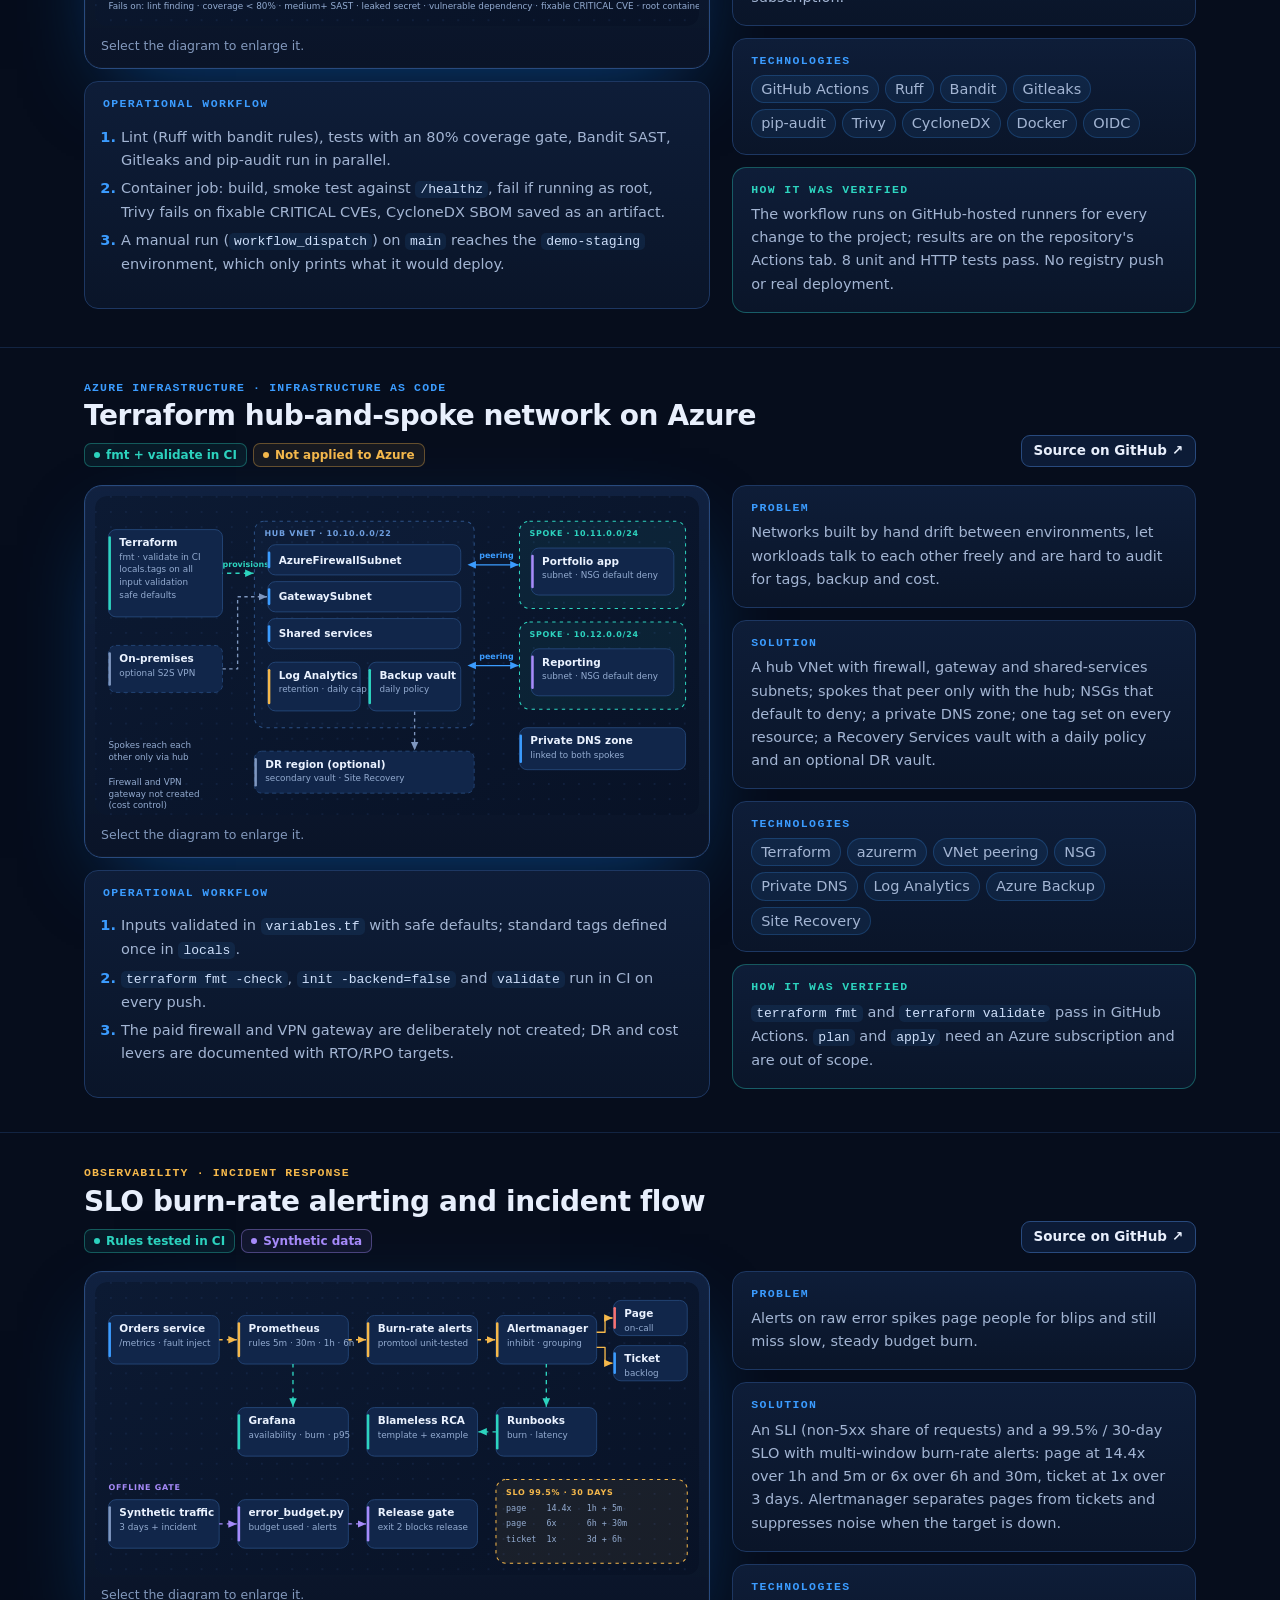
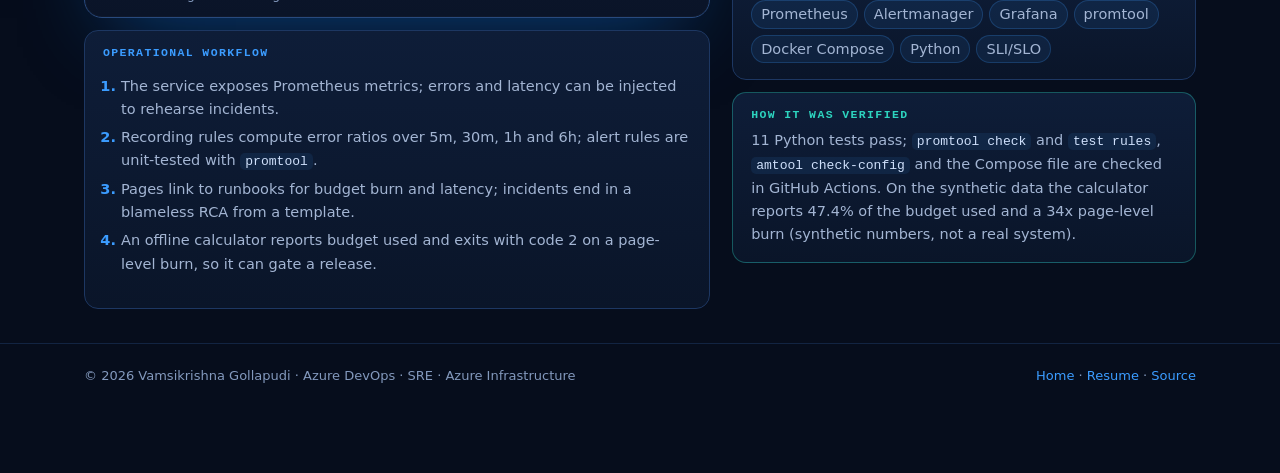
<file: projects.html>
<!DOCTYPE html>
<html lang="en-IN">
<head>
<meta charset="utf-8">
<meta name="viewport" content="width=device-width, initial-scale=1">
<title>Projects — AKS, DevSecOps, Terraform and SRE | Vamsikrishna Gollapudi</title>
<meta name="description" content="Azure DevOps and SRE projects by Vamsikrishna Gollapudi: AKS and Helm delivery with SLOs, a GitHub Actions DevSecOps pipeline, a Terraform hub-and-spoke network on Azure, and SLO burn-rate alerting with Prometheus and Grafana.">
<link rel="canonical" href="https://gollapudivamsi18.github.io/projects.html">
<meta property="og:type" content="website">
<meta property="og:url" content="https://gollapudivamsi18.github.io/projects.html">
<meta property="og:title" content="Projects — Vamsikrishna Gollapudi, Azure DevOps and SRE">
<meta property="og:description" content="Four tested projects with architecture diagrams: AKS + Helm, DevSecOps, Terraform hub-and-spoke, SLO alerting.">
<meta name="theme-color" content="#060d1c">
<link rel="icon" href="data:image/svg+xml,%3Csvg xmlns='http://www.w3.org/2000/svg' viewBox='0 0 32 32'%3E%3Crect width='32' height='32' rx='8' fill='%230a6fd6'/%3E%3Ctext x='16' y='21' font-family='monospace' font-size='13' font-weight='700' fill='white' text-anchor='middle'%3EVG%3C/text%3E%3C/svg%3E">
<link rel="stylesheet" href="assets/css/site.css">
<script>document.documentElement.className += " js";</script>
</head>
<body>
<a class="skip" href="#main">Skip to content</a>
<header class="site-header">
  <div class="wrap">
    <a class="brand" href="./" aria-label="Vamsikrishna Gollapudi, home"><span class="brand-mark" aria-hidden="true">VG</span><span>Vamsikrishna Gollapudi<small>Azure DevOps · SRE · Azure Infrastructure</small></span></a>
    <button class="menu-btn" type="button" aria-expanded="false" aria-controls="site-nav" aria-label="Open menu"><span></span><span></span><span></span></button>
    <nav class="nav" id="site-nav" aria-label="Main">
      <a href="./">Home</a>
      <a href="projects.html" aria-current="page">Projects</a>
      <a href="./#experience">Experience</a>
      <a href="./#contact">Contact</a>
      <a class="nav-cta" href="resume.html">Resume</a>
    </nav>
  </div>
</header>

<main id="main">
<section class="page-head">
  <div class="wrap">
    <p class="eyebrow">Projects</p>
    <h1>Four projects, each with its architecture</h1>
    <p>Independent demos built to show how I design delivery, infrastructure and reliability on Azure. They use fictional systems and synthetic data, are not client work, and are not deployed to a live Azure subscription. All code, pipelines and tests are in the <a href="https://github.com/gollapudivamsi18/gollapudivamsi18.github.io/tree/main/demos" target="_blank" rel="noopener">repository</a>; each project states exactly how it was verified.</p>
    <ul class="jump" aria-label="Jump to a project">
      <li><a href="#aks-helm-sre">AKS + Helm with SRE</a></li>
      <li><a href="#devsecops">GitHub Actions DevSecOps</a></li>
      <li><a href="#terraform-hub-spoke">Terraform hub-and-spoke</a></li>
      <li><a href="#sre-observability">SLO burn-rate alerting</a></li>
    </ul>
  </div>
</section>

<article class="case" id="aks-helm-sre" aria-labelledby="aks-helm-sre-title">
  <div class="wrap">
    <div class="case-head">
      <div><p class="kicker teal">Kubernetes · Azure DevOps · SRE</p><h2 id="aks-helm-sre-title">AKS + Helm delivery with SRE guardrails</h2><ul class="vstatus" aria-label="Verification status"><li class="st ok">Tested in CI</li><li class="st warn">Not deployed to Azure</li></ul></div>
      <a class="btn btn-ghost btn-sm" href="https://github.com/gollapudivamsi18/gollapudivamsi18.github.io/tree/main/demos/aks-helm-sre" target="_blank" rel="noopener">Source on GitHub ↗</a>
    </div>
    <div class="case-grid">
      <div class="case-facts">
        <figure class="diagram-card" style="margin:0">
          <button class="zoomable" type="button" data-diagram="assets/img/aks-sre-architecture.svg" data-title="AKS + Helm delivery with SRE guardrails" aria-label="Enlarge diagram: AKS + Helm delivery with SRE guardrails">
            <img src="assets/img/aks-sre-architecture.svg" width="720" height="330" alt="Azure Pipelines runs tests, helm lint and an image scan, pushes to ACR, deploys to AKS staging with an atomic Helm upgrade and smoke test, waits for approval, then deploys to production. Prometheus recording rules feed burn-rate alerts, an incident runbook and an error-budget policy that pauses releases.">
          </button>
          <figcaption>Select the diagram to enlarge it.</figcaption>
        </figure>
        <div class="panel"><h3>Operational workflow</h3><ol>
          <li>CI: unit tests, <code>helm lint</code> and render, image build, Trivy scan that fails on CRITICAL, push to ACR tagged with the build.</li>
          <li>Staging: <code>helm upgrade --install --atomic</code>; a failed rollout rolls back automatically, then a smoke test.</li>
          <li>Production: an Azure DevOps environment with an approval check (set up in the project, not in YAML), then the same atomic upgrade.</li>
          <li>Operate: burn-rate alerts page on fast error-budget burn and link to an incident runbook; the budget policy pauses feature releases once more than 75% of the budget is spent.</li>
        </ol></div>
      </div>
      <div class="case-facts">
        <div class="panel"><h3>Problem</h3><p>Releases to AKS with no safe rollback, no gate before production and no signal for whether users are affected.</p></div>
        <div class="panel"><h3>Solution</h3><p>A small API packaged as a Helm chart (non-root, liveness and readiness probes, HPA, PodDisruptionBudget), delivered by a multi-stage Azure Pipelines workflow, with a 99.5% / 28-day SLO and multi-window burn-rate alerts.</p></div>
        <div class="panel"><h3>Technologies</h3><ul class="chips"><li>Azure Pipelines</li><li>AKS</li><li>Helm</li><li>ACR</li><li>Docker</li><li>Trivy</li><li>Prometheus</li><li>OpenSLO</li></ul></div>
        <div class="panel verify"><h3>How it was verified</h3><p>Unit tests, <code>helm lint</code>, <code>helm template</code> with production values, and a smoke test of the running app execute in GitHub Actions on every push. Not deployed to a real AKS cluster.</p></div>
      </div>
    </div>
  </div>
</article>

<article class="case" id="devsecops" aria-labelledby="devsecops-title">
  <div class="wrap">
    <div class="case-head">
      <div><p class="kicker violet">CI/CD · DevSecOps</p><h2 id="devsecops-title">GitHub Actions DevSecOps pipeline</h2><ul class="vstatus" aria-label="Verification status"><li class="st ok">Runs in GitHub Actions</li><li class="st warn">No cloud deployment</li></ul></div>
      <a class="btn btn-ghost btn-sm" href="https://github.com/gollapudivamsi18/gollapudivamsi18.github.io/tree/main/demos/github-actions-devsecops" target="_blank" rel="noopener">Source on GitHub ↗</a>
    </div>
    <div class="case-grid">
      <div class="case-facts">
        <figure class="diagram-card" style="margin:0">
          <button class="zoomable" type="button" data-diagram="assets/img/devsecops-pipeline.svg" data-title="GitHub Actions DevSecOps pipeline" aria-label="Enlarge diagram: GitHub Actions DevSecOps pipeline">
            <img src="assets/img/devsecops-pipeline.svg" width="720" height="350" loading="lazy" alt="A pull request fans out to five parallel jobs: lint, test with coverage gate, SAST, secret scan and dependency audit. A container job then builds, smoke-tests, checks non-root, scans with Trivy and creates an SBOM. A manual run on main reaches a demo-staging environment that only prints what it would deploy.">
          </button>
          <figcaption>Select the diagram to enlarge it.</figcaption>
        </figure>
        <div class="panel"><h3>Operational workflow</h3><ol>
          <li>Lint (Ruff with bandit rules), tests with an 80% coverage gate, Bandit SAST, Gitleaks and pip-audit run in parallel.</li>
          <li>Container job: build, smoke test against <code>/healthz</code>, fail if running as root, Trivy fails on fixable CRITICAL CVEs, CycloneDX SBOM saved as an artifact.</li>
          <li>A manual run (<code>workflow_dispatch</code>) on <code>main</code> reaches the <code>demo-staging</code> environment, which only prints what it would deploy.</li>
        </ol></div>
      </div>
      <div class="case-facts">
        <div class="panel"><h3>Problem</h3><p>Vulnerable code, leaked secrets and unsafe container images can reach an environment when security checks are optional or run late.</p></div>
        <div class="panel"><h3>Solution</h3><p>Every pull request runs five gates in parallel, and the container job only starts when all of them pass. The path to Azure is documented with OIDC federated credentials, so no secrets would be stored; it is not wired to a subscription.</p></div>
        <div class="panel"><h3>Technologies</h3><ul class="chips"><li>GitHub Actions</li><li>Ruff</li><li>Bandit</li><li>Gitleaks</li><li>pip-audit</li><li>Trivy</li><li>CycloneDX</li><li>Docker</li><li>OIDC</li></ul></div>
        <div class="panel verify"><h3>How it was verified</h3><p>The workflow runs on GitHub-hosted runners for every change to the project; results are on the repository's Actions tab. 8 unit and HTTP tests pass. No registry push or real deployment.</p></div>
      </div>
    </div>
  </div>
</article>

<article class="case" id="terraform-hub-spoke" aria-labelledby="terraform-hub-spoke-title">
  <div class="wrap">
    <div class="case-head">
      <div><p class="kicker azure">Azure Infrastructure · Infrastructure as Code</p><h2 id="terraform-hub-spoke-title">Terraform hub-and-spoke network on Azure</h2><ul class="vstatus" aria-label="Verification status"><li class="st ok">fmt + validate in CI</li><li class="st warn">Not applied to Azure</li></ul></div>
      <a class="btn btn-ghost btn-sm" href="https://github.com/gollapudivamsi18/gollapudivamsi18.github.io/tree/main/demos/terraform-hub-spoke" target="_blank" rel="noopener">Source on GitHub ↗</a>
    </div>
    <div class="case-grid">
      <div class="case-facts">
        <figure class="diagram-card" style="margin:0">
          <button class="zoomable" type="button" data-diagram="assets/img/hub-spoke.svg" data-title="Terraform hub-and-spoke network on Azure" aria-label="Enlarge diagram: Terraform hub-and-spoke network on Azure">
            <img src="assets/img/hub-spoke.svg" width="720" height="380" loading="lazy" alt="Terraform provisions a hub VNet with firewall, gateway and shared-services subnets, Log Analytics and a backup vault; two spokes peer only with the hub and use default-deny NSGs; a private DNS zone links to both spokes; optional on-premises VPN and DR region.">
          </button>
          <figcaption>Select the diagram to enlarge it.</figcaption>
        </figure>
        <div class="panel"><h3>Operational workflow</h3><ol>
          <li>Inputs validated in <code>variables.tf</code> with safe defaults; standard tags defined once in <code>locals</code>.</li>
          <li><code>terraform fmt -check</code>, <code>init -backend=false</code> and <code>validate</code> run in CI on every push.</li>
          <li>The paid firewall and VPN gateway are deliberately not created; DR and cost levers are documented with RTO/RPO targets.</li>
        </ol></div>
      </div>
      <div class="case-facts">
        <div class="panel"><h3>Problem</h3><p>Networks built by hand drift between environments, let workloads talk to each other freely and are hard to audit for tags, backup and cost.</p></div>
        <div class="panel"><h3>Solution</h3><p>A hub VNet with firewall, gateway and shared-services subnets; spokes that peer only with the hub; NSGs that default to deny; a private DNS zone; one tag set on every resource; a Recovery Services vault with a daily policy and an optional DR vault.</p></div>
        <div class="panel"><h3>Technologies</h3><ul class="chips"><li>Terraform</li><li>azurerm</li><li>VNet peering</li><li>NSG</li><li>Private DNS</li><li>Log Analytics</li><li>Azure Backup</li><li>Site Recovery</li></ul></div>
        <div class="panel verify"><h3>How it was verified</h3><p><code>terraform fmt</code> and <code>terraform validate</code> pass in GitHub Actions. <code>plan</code> and <code>apply</code> need an Azure subscription and are out of scope.</p></div>
      </div>
    </div>
  </div>
</article>

<article class="case" id="sre-observability" aria-labelledby="sre-observability-title">
  <div class="wrap">
    <div class="case-head">
      <div><p class="kicker amber">Observability · Incident response</p><h2 id="sre-observability-title">SLO burn-rate alerting and incident flow</h2><ul class="vstatus" aria-label="Verification status"><li class="st ok">Rules tested in CI</li><li class="st info">Synthetic data</li></ul></div>
      <a class="btn btn-ghost btn-sm" href="https://github.com/gollapudivamsi18/gollapudivamsi18.github.io/tree/main/demos/sre-observability" target="_blank" rel="noopener">Source on GitHub ↗</a>
    </div>
    <div class="case-grid">
      <div class="case-facts">
        <figure class="diagram-card" style="margin:0">
          <button class="zoomable" type="button" data-diagram="assets/img/sre-observability.svg" data-title="SLO burn-rate alerting and incident flow" aria-label="Enlarge diagram: SLO burn-rate alerting and incident flow">
            <img src="assets/img/sre-observability.svg" width="720" height="350" loading="lazy" alt="An instrumented orders service is scraped by Prometheus; recording rules feed burn-rate alerts tested with promtool; Alertmanager routes to page or ticket; Grafana shows the SLO dashboard; runbooks and a blameless RCA close the loop; an offline error-budget calculator can gate releases.">
          </button>
          <figcaption>Select the diagram to enlarge it.</figcaption>
        </figure>
        <div class="panel"><h3>Operational workflow</h3><ol>
          <li>The service exposes Prometheus metrics; errors and latency can be injected to rehearse incidents.</li>
          <li>Recording rules compute error ratios over 5m, 30m, 1h and 6h; alert rules are unit-tested with <code>promtool</code>.</li>
          <li>Pages link to runbooks for budget burn and latency; incidents end in a blameless RCA from a template.</li>
          <li>An offline calculator reports budget used and exits with code 2 on a page-level burn, so it can gate a release.</li>
        </ol></div>
      </div>
      <div class="case-facts">
        <div class="panel"><h3>Problem</h3><p>Alerts on raw error spikes page people for blips and still miss slow, steady budget burn.</p></div>
        <div class="panel"><h3>Solution</h3><p>An SLI (non-5xx share of requests) and a 99.5% / 30-day SLO with multi-window burn-rate alerts: page at 14.4x over 1h and 5m or 6x over 6h and 30m, ticket at 1x over 3 days. Alertmanager separates pages from tickets and suppresses noise when the target is down.</p></div>
        <div class="panel"><h3>Technologies</h3><ul class="chips"><li>Prometheus</li><li>Alertmanager</li><li>Grafana</li><li>promtool</li><li>Docker Compose</li><li>Python</li><li>SLI/SLO</li></ul></div>
        <div class="panel verify"><h3>How it was verified</h3><p>11 Python tests pass; <code>promtool check</code> and <code>test rules</code>, <code>amtool check-config</code> and the Compose file are checked in GitHub Actions. On the synthetic data the calculator reports 47.4% of the budget used and a 34x page-level burn (synthetic numbers, not a real system).</p></div>
      </div>
    </div>
  </div>
</article>

</main>

<footer class="site-footer">
  <div class="wrap">
    <span>© 2026 Vamsikrishna Gollapudi · Azure DevOps · SRE · Azure Infrastructure</span>
    <span><a href="./">Home</a> · <a href="resume.html">Resume</a> · <a href="https://github.com/gollapudivamsi18/gollapudivamsi18.github.io" target="_blank" rel="noopener">Source</a></span>
  </div>
</footer>

<script src="assets/js/site.js" defer></script>
<script src="assets/js/assistant-core.js" defer></script>
<script src="assets/js/assistant-ui.js" defer></script>
</body>
</html>
</file>
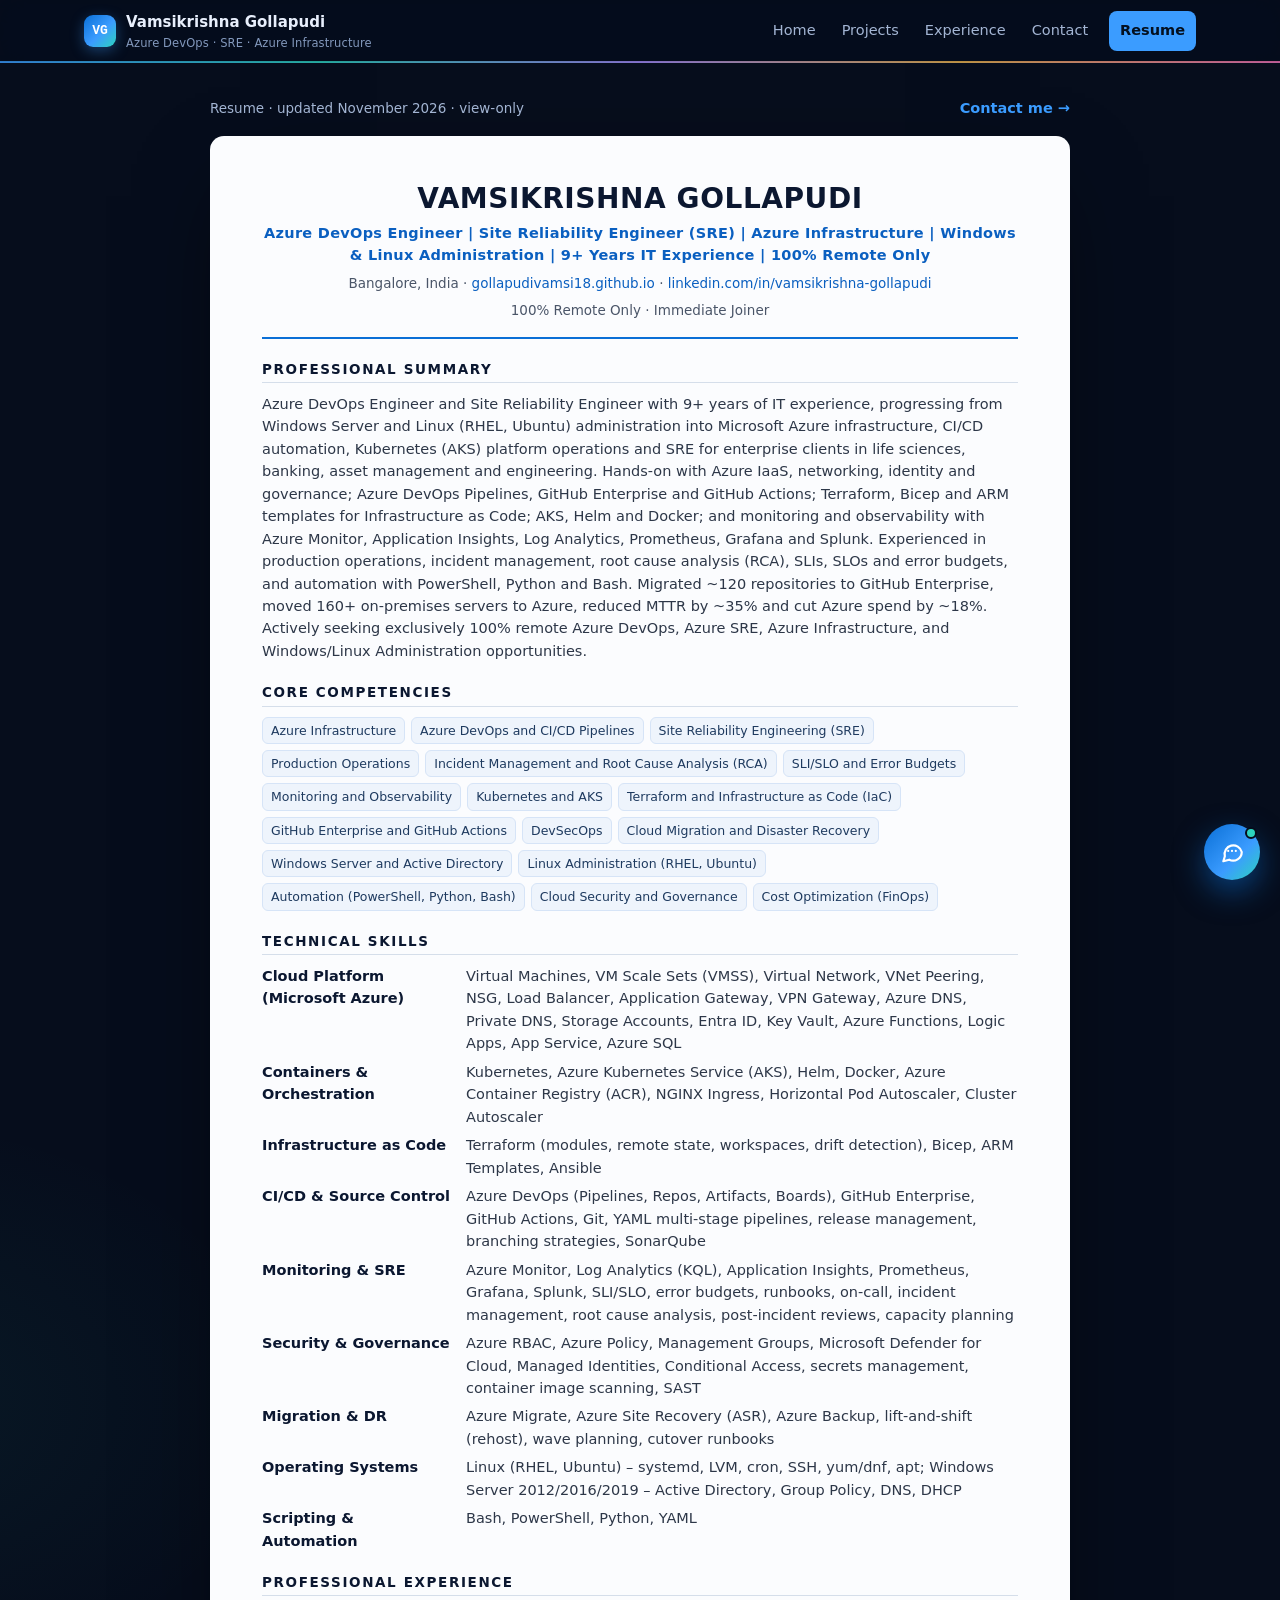
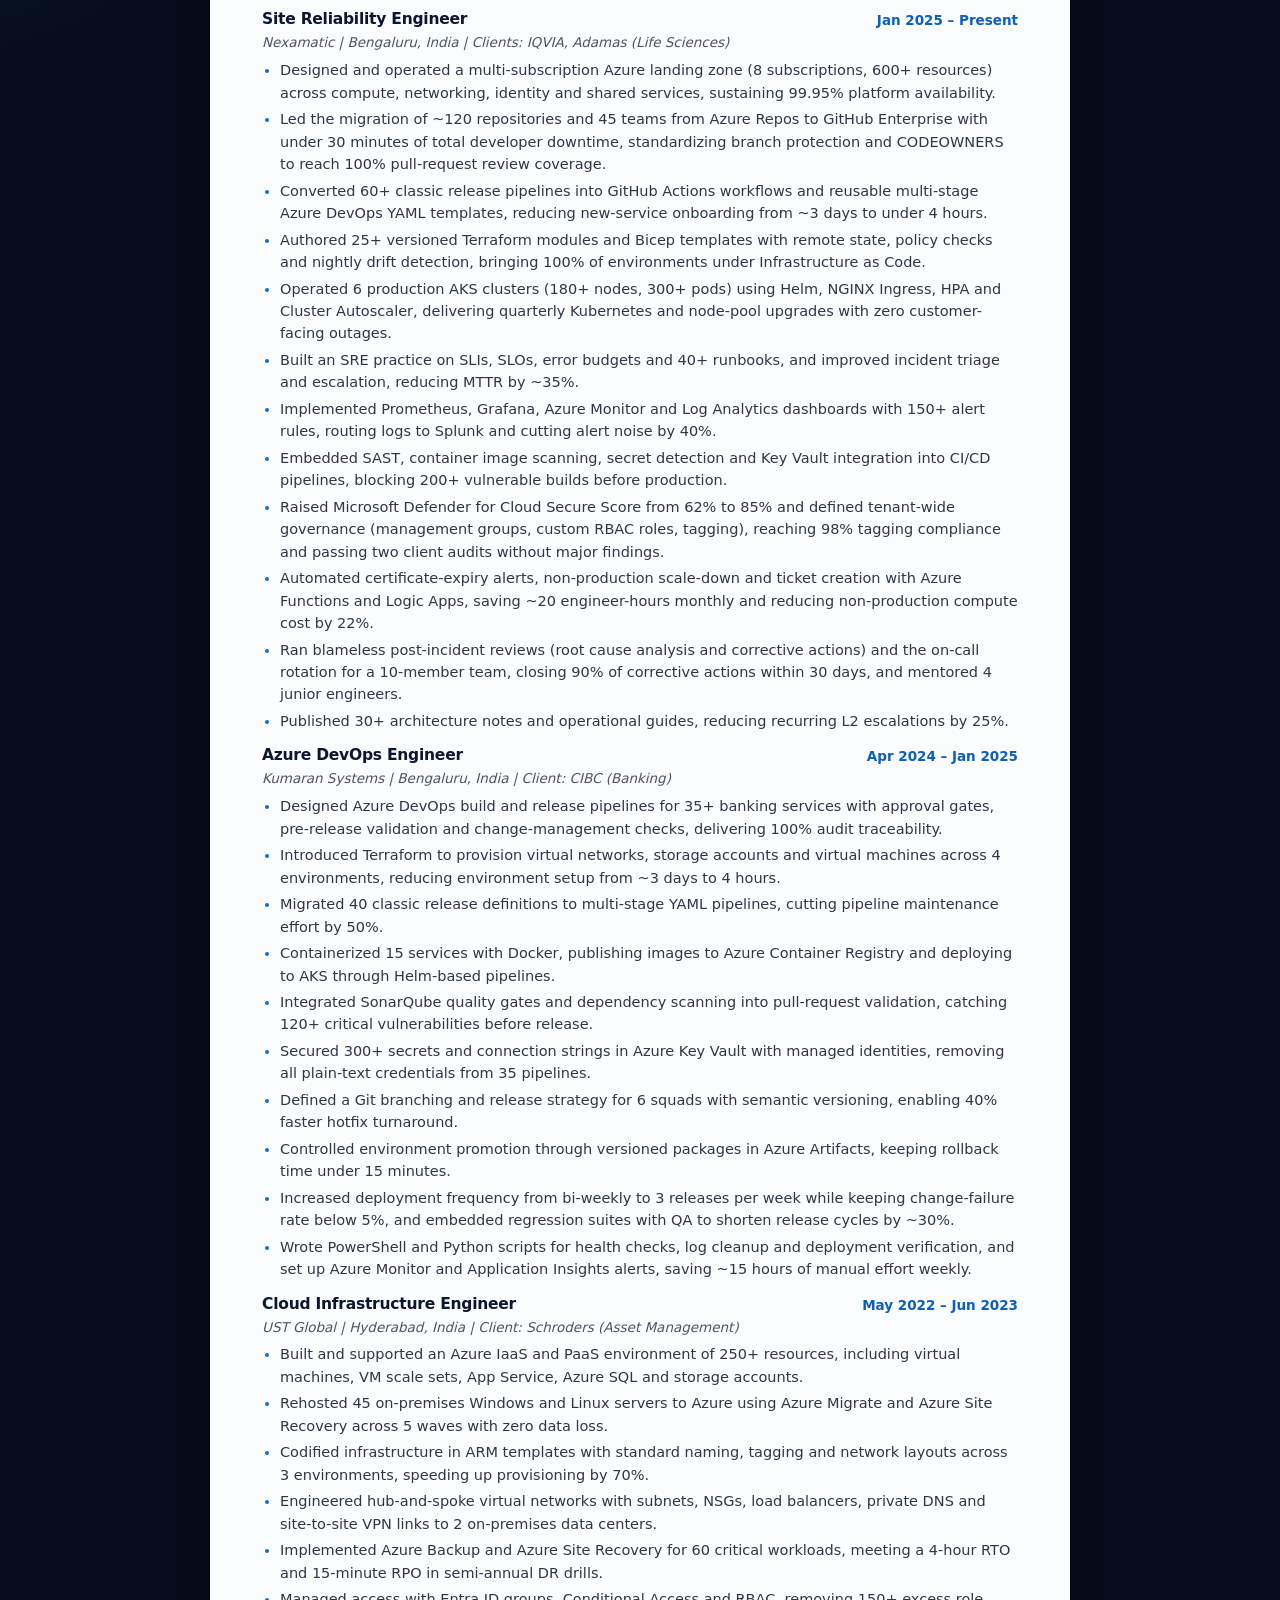
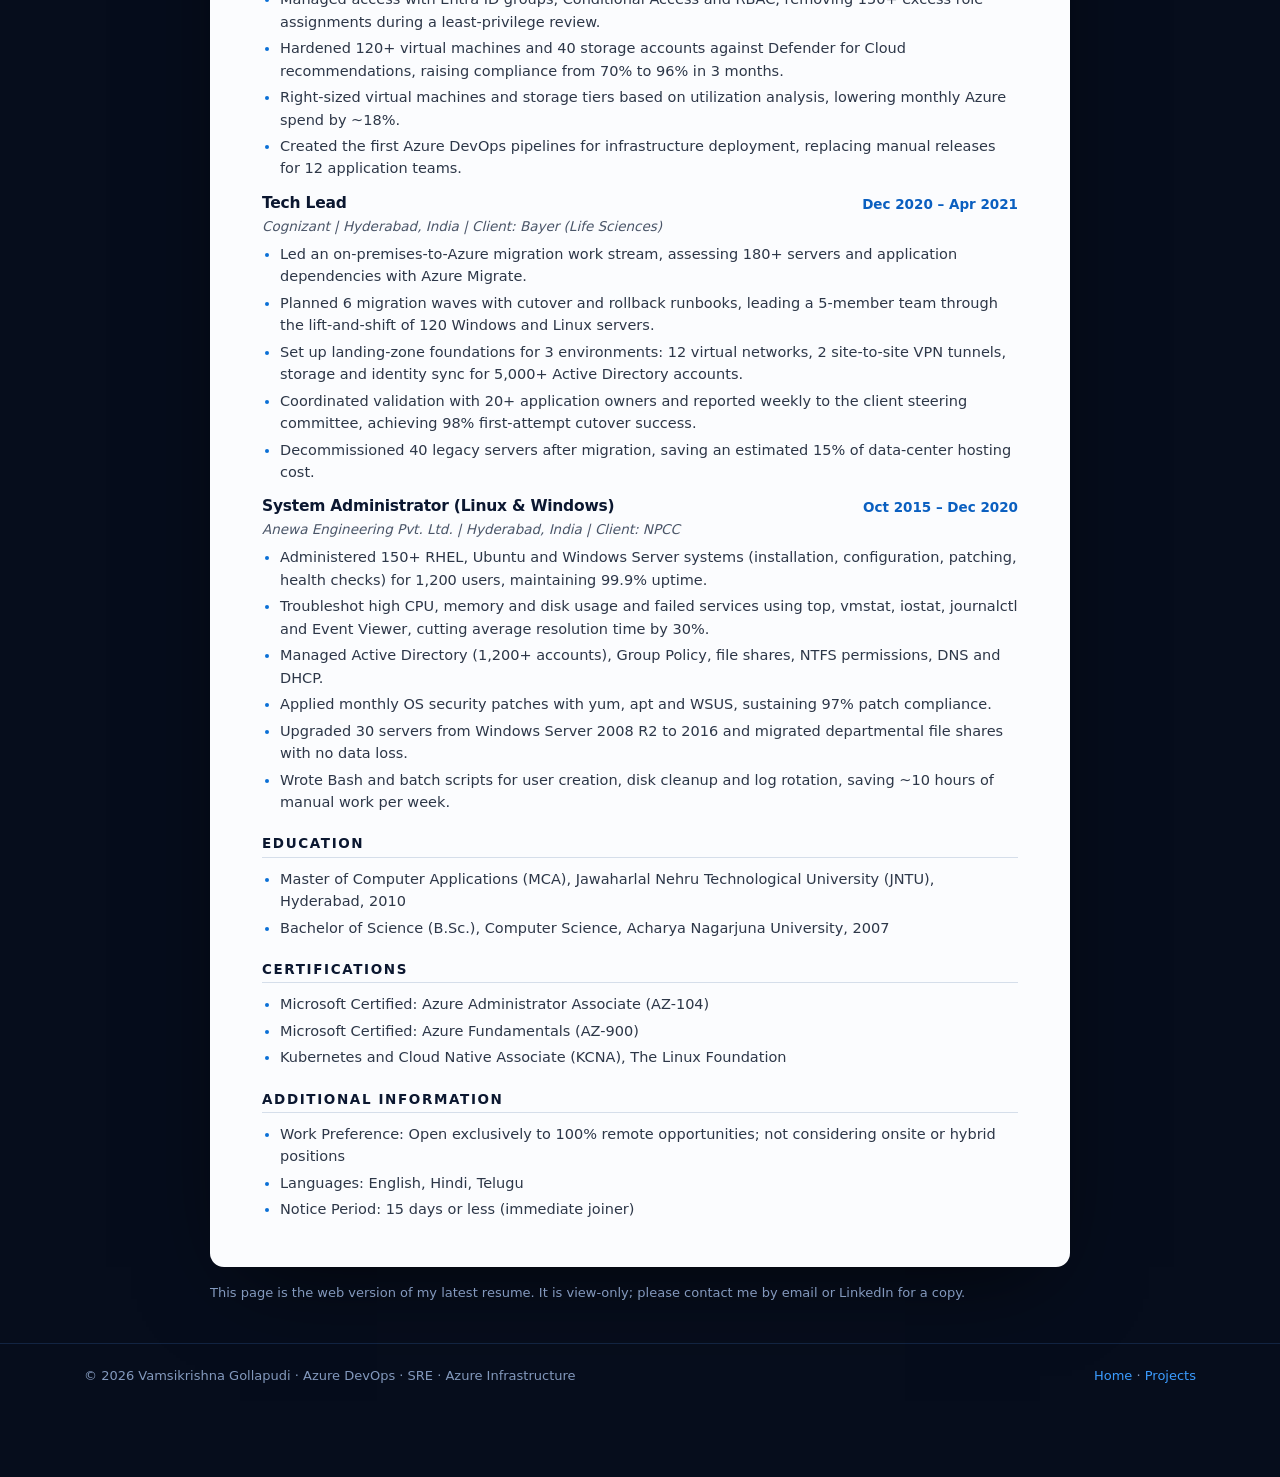
<file: resume.html>
<!DOCTYPE html>
<html lang="en-IN">
<head>
<meta charset="utf-8">
<meta name="viewport" content="width=device-width, initial-scale=1">
<title>Resume — Vamsikrishna Gollapudi | Azure DevOps Engineer, SRE, Azure Infrastructure</title>
<meta name="description" content="Resume of Vamsikrishna Gollapudi: Azure DevOps Engineer and Site Reliability Engineer with 9+ years in IT, Azure infrastructure, Terraform, AKS, CI/CD, monitoring, Windows Server and Linux administration.">
<link rel="canonical" href="https://gollapudivamsi18.github.io/resume.html">
<meta property="og:type" content="profile">
<meta property="og:url" content="https://gollapudivamsi18.github.io/resume.html">
<meta property="og:title" content="Resume — Vamsikrishna Gollapudi">
<meta name="theme-color" content="#060d1c">
<link rel="icon" href="data:image/svg+xml,%3Csvg xmlns='http://www.w3.org/2000/svg' viewBox='0 0 32 32'%3E%3Crect width='32' height='32' rx='8' fill='%230a6fd6'/%3E%3Ctext x='16' y='21' font-family='monospace' font-size='13' font-weight='700' fill='white' text-anchor='middle'%3EVG%3C/text%3E%3C/svg%3E">
<link rel="stylesheet" href="assets/css/site.css">
<style>
  /* View-only: discourage selecting, copying and dragging resume text */
  .paper { -webkit-user-select: none; -moz-user-select: none; user-select: none; -webkit-touch-callout: none; }
</style>
<script>document.documentElement.className += " js";</script>
</head>
<body class="no-print">
<a class="skip" href="#main">Skip to content</a>
<header class="site-header">
  <div class="wrap">
    <a class="brand" href="./" aria-label="Vamsikrishna Gollapudi, home"><span class="brand-mark" aria-hidden="true">VG</span><span>Vamsikrishna Gollapudi<small>Azure DevOps · SRE · Azure Infrastructure</small></span></a>
    <button class="menu-btn" type="button" aria-expanded="false" aria-controls="site-nav" aria-label="Open menu"><span></span><span></span><span></span></button>
    <nav class="nav" id="site-nav" aria-label="Main">
      <a href="./">Home</a>
      <a href="projects.html">Projects</a>
      <a href="./#experience">Experience</a>
      <a href="./#contact">Contact</a>
      <a class="nav-cta" href="resume.html" aria-current="page">Resume</a>
    </nav>
  </div>
</header>

<main id="main" class="resume-wrap">
  <div class="resume-bar">
    <span>Resume · updated November 2026 · view-only</span>
    <a class="link-arrow" href="./#contact">Contact me</a>
  </div>
  <article class="paper" aria-label="Resume of Vamsikrishna Gollapudi">
    <header>
      <h1>VAMSIKRISHNA GOLLAPUDI</h1>
      <p class="r-role">Azure DevOps Engineer | Site Reliability Engineer (SRE) | Azure Infrastructure | Windows &amp; Linux Administration | 9+ Years IT Experience | 100% Remote Only</p>
      <p class="r-meta">Bangalore, India · <a href="https://gollapudivamsi18.github.io/">gollapudivamsi18.github.io</a> · <a href="https://www.linkedin.com/in/vamsikrishna-gollapudi" target="_blank" rel="noopener">linkedin.com/in/vamsikrishna-gollapudi</a></p>
      <p class="r-meta">100% Remote Only · Immediate Joiner</p>
    </header>

    <section aria-labelledby="r-summary">
      <h2 id="r-summary">Professional Summary</h2>
      <p>Azure DevOps Engineer and Site Reliability Engineer with 9+ years of IT experience, progressing from Windows Server and Linux (RHEL, Ubuntu) administration into Microsoft Azure infrastructure, CI/CD automation, Kubernetes (AKS) platform operations and SRE for enterprise clients in life sciences, banking, asset management and engineering. Hands-on with Azure IaaS, networking, identity and governance; Azure DevOps Pipelines, GitHub Enterprise and GitHub Actions; Terraform, Bicep and ARM templates for Infrastructure as Code; AKS, Helm and Docker; and monitoring and observability with Azure Monitor, Application Insights, Log Analytics, Prometheus, Grafana and Splunk. Experienced in production operations, incident management, root cause analysis (RCA), SLIs, SLOs and error budgets, and automation with PowerShell, Python and Bash. Migrated ~120 repositories to GitHub Enterprise, moved 160+ on-premises servers to Azure, reduced MTTR by ~35% and cut Azure spend by ~18%. Actively seeking exclusively 100% remote Azure DevOps, Azure SRE, Azure Infrastructure, and Windows/Linux Administration opportunities.</p>
    </section>

    <section aria-labelledby="r-core">
      <h2 id="r-core">Core Competencies</h2>
      <ul class="competencies">
        <li>Azure Infrastructure</li><li>Azure DevOps and CI/CD Pipelines</li><li>Site Reliability Engineering (SRE)</li><li>Production Operations</li><li>Incident Management and Root Cause Analysis (RCA)</li><li>SLI/SLO and Error Budgets</li><li>Monitoring and Observability</li><li>Kubernetes and AKS</li><li>Terraform and Infrastructure as Code (IaC)</li><li>GitHub Enterprise and GitHub Actions</li><li>DevSecOps</li><li>Cloud Migration and Disaster Recovery</li><li>Windows Server and Active Directory</li><li>Linux Administration (RHEL, Ubuntu)</li><li>Automation (PowerShell, Python, Bash)</li><li>Cloud Security and Governance</li><li>Cost Optimization (FinOps)</li>
      </ul>
    </section>

    <section aria-labelledby="r-skills">
      <h2 id="r-skills">Technical Skills</h2>
      <dl>
        <dt>Cloud Platform (Microsoft Azure)</dt><dd>Virtual Machines, VM Scale Sets (VMSS), Virtual Network, VNet Peering, NSG, Load Balancer, Application Gateway, VPN Gateway, Azure DNS, Private DNS, Storage Accounts, Entra ID, Key Vault, Azure Functions, Logic Apps, App Service, Azure SQL</dd>
        <dt>Containers &amp; Orchestration</dt><dd>Kubernetes, Azure Kubernetes Service (AKS), Helm, Docker, Azure Container Registry (ACR), NGINX Ingress, Horizontal Pod Autoscaler, Cluster Autoscaler</dd>
        <dt>Infrastructure as Code</dt><dd>Terraform (modules, remote state, workspaces, drift detection), Bicep, ARM Templates, Ansible</dd>
        <dt>CI/CD &amp; Source Control</dt><dd>Azure DevOps (Pipelines, Repos, Artifacts, Boards), GitHub Enterprise, GitHub Actions, Git, YAML multi-stage pipelines, release management, branching strategies, SonarQube</dd>
        <dt>Monitoring &amp; SRE</dt><dd>Azure Monitor, Log Analytics (KQL), Application Insights, Prometheus, Grafana, Splunk, SLI/SLO, error budgets, runbooks, on-call, incident management, root cause analysis, post-incident reviews, capacity planning</dd>
        <dt>Security &amp; Governance</dt><dd>Azure RBAC, Azure Policy, Management Groups, Microsoft Defender for Cloud, Managed Identities, Conditional Access, secrets management, container image scanning, SAST</dd>
        <dt>Migration &amp; DR</dt><dd>Azure Migrate, Azure Site Recovery (ASR), Azure Backup, lift-and-shift (rehost), wave planning, cutover runbooks</dd>
        <dt>Operating Systems</dt><dd>Linux (RHEL, Ubuntu) – systemd, LVM, cron, SSH, yum/dnf, apt; Windows Server 2012/2016/2019 – Active Directory, Group Policy, DNS, DHCP</dd>
        <dt>Scripting &amp; Automation</dt><dd>Bash, PowerShell, Python, YAML</dd>
      </dl>
    </section>

    <section aria-labelledby="r-exp">
      <h2 id="r-exp">Professional Experience</h2>

      <div class="job">
        <div class="job-head"><h3>Site Reliability Engineer</h3><span class="dates">Jan 2025 – Present</span></div>
        <p class="org">Nexamatic | Bengaluru, India | Clients: IQVIA, Adamas (Life Sciences)</p>
        <ul class="bul">
          <li>Designed and operated a multi-subscription Azure landing zone (8 subscriptions, 600+ resources) across compute, networking, identity and shared services, sustaining 99.95% platform availability.</li>
          <li>Led the migration of ~120 repositories and 45 teams from Azure Repos to GitHub Enterprise with under 30 minutes of total developer downtime, standardizing branch protection and CODEOWNERS to reach 100% pull-request review coverage.</li>
          <li>Converted 60+ classic release pipelines into GitHub Actions workflows and reusable multi-stage Azure DevOps YAML templates, reducing new-service onboarding from ~3 days to under 4 hours.</li>
          <li>Authored 25+ versioned Terraform modules and Bicep templates with remote state, policy checks and nightly drift detection, bringing 100% of environments under Infrastructure as Code.</li>
          <li>Operated 6 production AKS clusters (180+ nodes, 300+ pods) using Helm, NGINX Ingress, HPA and Cluster Autoscaler, delivering quarterly Kubernetes and node-pool upgrades with zero customer-facing outages.</li>
          <li>Built an SRE practice on SLIs, SLOs, error budgets and 40+ runbooks, and improved incident triage and escalation, reducing MTTR by ~35%.</li>
          <li>Implemented Prometheus, Grafana, Azure Monitor and Log Analytics dashboards with 150+ alert rules, routing logs to Splunk and cutting alert noise by 40%.</li>
          <li>Embedded SAST, container image scanning, secret detection and Key Vault integration into CI/CD pipelines, blocking 200+ vulnerable builds before production.</li>
          <li>Raised Microsoft Defender for Cloud Secure Score from 62% to 85% and defined tenant-wide governance (management groups, custom RBAC roles, tagging), reaching 98% tagging compliance and passing two client audits without major findings.</li>
          <li>Automated certificate-expiry alerts, non-production scale-down and ticket creation with Azure Functions and Logic Apps, saving ~20 engineer-hours monthly and reducing non-production compute cost by 22%.</li>
          <li>Ran blameless post-incident reviews (root cause analysis and corrective actions) and the on-call rotation for a 10-member team, closing 90% of corrective actions within 30 days, and mentored 4 junior engineers.</li>
          <li>Published 30+ architecture notes and operational guides, reducing recurring L2 escalations by 25%.</li>
        </ul>
      </div>

      <div class="job">
        <div class="job-head"><h3>Azure DevOps Engineer</h3><span class="dates">Apr 2024 – Jan 2025</span></div>
        <p class="org">Kumaran Systems | Bengaluru, India | Client: CIBC (Banking)</p>
        <ul class="bul">
          <li>Designed Azure DevOps build and release pipelines for 35+ banking services with approval gates, pre-release validation and change-management checks, delivering 100% audit traceability.</li>
          <li>Introduced Terraform to provision virtual networks, storage accounts and virtual machines across 4 environments, reducing environment setup from ~3 days to 4 hours.</li>
          <li>Migrated 40 classic release definitions to multi-stage YAML pipelines, cutting pipeline maintenance effort by 50%.</li>
          <li>Containerized 15 services with Docker, publishing images to Azure Container Registry and deploying to AKS through Helm-based pipelines.</li>
          <li>Integrated SonarQube quality gates and dependency scanning into pull-request validation, catching 120+ critical vulnerabilities before release.</li>
          <li>Secured 300+ secrets and connection strings in Azure Key Vault with managed identities, removing all plain-text credentials from 35 pipelines.</li>
          <li>Defined a Git branching and release strategy for 6 squads with semantic versioning, enabling 40% faster hotfix turnaround.</li>
          <li>Controlled environment promotion through versioned packages in Azure Artifacts, keeping rollback time under 15 minutes.</li>
          <li>Increased deployment frequency from bi-weekly to 3 releases per week while keeping change-failure rate below 5%, and embedded regression suites with QA to shorten release cycles by ~30%.</li>
          <li>Wrote PowerShell and Python scripts for health checks, log cleanup and deployment verification, and set up Azure Monitor and Application Insights alerts, saving ~15 hours of manual effort weekly.</li>
        </ul>
      </div>

      <div class="job">
        <div class="job-head"><h3>Cloud Infrastructure Engineer</h3><span class="dates">May 2022 – Jun 2023</span></div>
        <p class="org">UST Global | Hyderabad, India | Client: Schroders (Asset Management)</p>
        <ul class="bul">
          <li>Built and supported an Azure IaaS and PaaS environment of 250+ resources, including virtual machines, VM scale sets, App Service, Azure SQL and storage accounts.</li>
          <li>Rehosted 45 on-premises Windows and Linux servers to Azure using Azure Migrate and Azure Site Recovery across 5 waves with zero data loss.</li>
          <li>Codified infrastructure in ARM templates with standard naming, tagging and network layouts across 3 environments, speeding up provisioning by 70%.</li>
          <li>Engineered hub-and-spoke virtual networks with subnets, NSGs, load balancers, private DNS and site-to-site VPN links to 2 on-premises data centers.</li>
          <li>Implemented Azure Backup and Azure Site Recovery for 60 critical workloads, meeting a 4-hour RTO and 15-minute RPO in semi-annual DR drills.</li>
          <li>Managed access with Entra ID groups, Conditional Access and RBAC, removing 150+ excess role assignments during a least-privilege review.</li>
          <li>Hardened 120+ virtual machines and 40 storage accounts against Defender for Cloud recommendations, raising compliance from 70% to 96% in 3 months.</li>
          <li>Right-sized virtual machines and storage tiers based on utilization analysis, lowering monthly Azure spend by ~18%.</li>
          <li>Created the first Azure DevOps pipelines for infrastructure deployment, replacing manual releases for 12 application teams.</li>
        </ul>
      </div>

      <div class="job">
        <div class="job-head"><h3>Tech Lead</h3><span class="dates">Dec 2020 – Apr 2021</span></div>
        <p class="org">Cognizant | Hyderabad, India | Client: Bayer (Life Sciences)</p>
        <ul class="bul">
          <li>Led an on-premises-to-Azure migration work stream, assessing 180+ servers and application dependencies with Azure Migrate.</li>
          <li>Planned 6 migration waves with cutover and rollback runbooks, leading a 5-member team through the lift-and-shift of 120 Windows and Linux servers.</li>
          <li>Set up landing-zone foundations for 3 environments: 12 virtual networks, 2 site-to-site VPN tunnels, storage and identity sync for 5,000+ Active Directory accounts.</li>
          <li>Coordinated validation with 20+ application owners and reported weekly to the client steering committee, achieving 98% first-attempt cutover success.</li>
          <li>Decommissioned 40 legacy servers after migration, saving an estimated 15% of data-center hosting cost.</li>
        </ul>
      </div>

      <div class="job">
        <div class="job-head"><h3>System Administrator (Linux &amp; Windows)</h3><span class="dates">Oct 2015 – Dec 2020</span></div>
        <p class="org">Anewa Engineering Pvt. Ltd. | Hyderabad, India | Client: NPCC</p>
        <ul class="bul">
          <li>Administered 150+ RHEL, Ubuntu and Windows Server systems (installation, configuration, patching, health checks) for 1,200 users, maintaining 99.9% uptime.</li>
          <li>Troubleshot high CPU, memory and disk usage and failed services using top, vmstat, iostat, journalctl and Event Viewer, cutting average resolution time by 30%.</li>
          <li>Managed Active Directory (1,200+ accounts), Group Policy, file shares, NTFS permissions, DNS and DHCP.</li>
          <li>Applied monthly OS security patches with yum, apt and WSUS, sustaining 97% patch compliance.</li>
          <li>Upgraded 30 servers from Windows Server 2008 R2 to 2016 and migrated departmental file shares with no data loss.</li>
          <li>Wrote Bash and batch scripts for user creation, disk cleanup and log rotation, saving ~10 hours of manual work per week.</li>
        </ul>
      </div>
    </section>

    <section aria-labelledby="r-edu">
      <h2 id="r-edu">Education</h2>
      <ul class="bul">
        <li>Master of Computer Applications (MCA), Jawaharlal Nehru Technological University (JNTU), Hyderabad, 2010</li>
        <li>Bachelor of Science (B.Sc.), Computer Science, Acharya Nagarjuna University, 2007</li>
      </ul>
    </section>

    <section aria-labelledby="r-cert">
      <h2 id="r-cert">Certifications</h2>
      <ul class="bul">
        <li>Microsoft Certified: Azure Administrator Associate (AZ-104)</li>
        <li>Microsoft Certified: Azure Fundamentals (AZ-900)</li>
        <li>Kubernetes and Cloud Native Associate (KCNA), The Linux Foundation</li>
      </ul>
    </section>

    <section aria-labelledby="r-add">
      <h2 id="r-add">Additional Information</h2>
      <ul class="bul">
        <li>Work Preference: Open exclusively to 100% remote opportunities; not considering onsite or hybrid positions</li>
        <li>Languages: English, Hindi, Telugu</li>
        <li>Notice Period: 15 days or less (immediate joiner)</li>
      </ul>
    </section>
  </article>
  <p class="note">This page is the web version of my latest resume. It is view-only; please contact me by email or LinkedIn for a copy.</p>
</main>

<footer class="site-footer">
  <div class="wrap">
    <span>© 2026 Vamsikrishna Gollapudi · Azure DevOps · SRE · Azure Infrastructure</span>
    <span><a href="./">Home</a> · <a href="projects.html">Projects</a></span>
  </div>
</footer>

<script>
  /* View-only: block right-click, copy, drag and save/print shortcuts on the resume */
  (function () {
    var paper = document.querySelector('.paper');
    ['contextmenu', 'copy', 'cut', 'dragstart', 'selectstart'].forEach(function (ev) {
      paper.addEventListener(ev, function (e) { e.preventDefault(); });
    });
    document.addEventListener('keydown', function (e) {
      var k = (e.key || '').toLowerCase();
      if ((e.ctrlKey || e.metaKey) && (k === 's' || k === 'p' || k === 'c')) { e.preventDefault(); }
    });
  })();
</script>
<script src="assets/js/site.js" defer></script>
<script src="assets/js/assistant-core.js" defer></script>
<script src="assets/js/assistant-ui.js" defer></script>
</body>
</html>
</file>
<file: assets/css/site.css>
/* Portfolio of Vamsikrishna Gollapudi — Azure DevOps, SRE and Azure Infrastructure.
   Static site, no build step, no third-party fonts or scripts. */
:root {
  --bg: #060d1c;
  --bg-2: #0a1529;
  --surface: #0e1d38;
  --surface-2: #122649;
  --line: #1d3762;
  --line-2: #284a7e;
  --text: #e8effc;
  --muted: #a3b5d3;
  --dim: #8399bd;
  --azure: #3b9cff;
  --azure-2: #0a6fd6;
  --teal: #2dd4bf;
  --amber: #f5b84b;
  --violet: #a78bfa;
  --sky: #38bdf8;
  --pink: #f472b6;
  --green: #4ade80;
  --radius: 14px;
  --font: "Segoe UI Variable Text", "Segoe UI", system-ui, -apple-system, Roboto, "Helvetica Neue", Arial, sans-serif;
  --mono: ui-monospace, "Cascadia Code", "SF Mono", Consolas, Menlo, monospace;
  --wrap: 1160px;
  color-scheme: dark;
}
*, *::before, *::after { box-sizing: border-box; }
html { scroll-behavior: smooth; scroll-padding-top: 76px; -webkit-text-size-adjust: 100%; }
body {
  margin: 0; font: 400 16px/1.6 var(--font); color: var(--text);
  background:
    radial-gradient(900px 520px at 85% -10%, rgba(59,156,255,.16), transparent 60%),
    radial-gradient(700px 480px at -10% 30%, rgba(45,212,191,.06), transparent 60%),
    var(--bg);
  min-height: 100vh;
}
img, svg { max-width: 100%; display: block; }
img { height: auto; }
a { color: var(--azure); text-decoration: none; }
a:hover { text-decoration: underline; text-underline-offset: 3px; }
:focus-visible { outline: 2px solid var(--azure); outline-offset: 3px; border-radius: 6px; }
h1, h2, h3 { line-height: 1.2; margin: 0; letter-spacing: -.015em; }
p { margin: 0; }
ul { margin: 0; padding: 0; }
.wrap { max-width: var(--wrap); margin: 0 auto; padding: 0 24px; }
.sr-only { position: absolute; width: 1px; height: 1px; overflow: hidden; clip: rect(0 0 0 0); white-space: nowrap; }
.skip { position: absolute; left: -999px; top: 8px; z-index: 100; background: var(--azure); color: #04101f; padding: 8px 14px; border-radius: 8px; font-weight: 600; }
.skip:focus { left: 12px; }

/* Header ------------------------------------------------------------------ */
.site-header { position: sticky; top: 0; z-index: 40; background: rgba(6,13,28,.78); backdrop-filter: saturate(140%) blur(12px); -webkit-backdrop-filter: saturate(140%) blur(12px); border-bottom: 1px solid rgba(40,74,126,.45); }
.site-header .wrap { display: flex; align-items: center; gap: 20px; height: 62px; }
.brand { display: flex; align-items: center; gap: 10px; color: var(--text); font-weight: 650; font-size: 15px; white-space: nowrap; }
.brand:hover { text-decoration: none; }
.brand-mark { width: 32px; height: 32px; border-radius: 9px; display: grid; place-items: center; font: 700 13px/1 var(--mono); color: #fff; background: linear-gradient(135deg, var(--azure-2), var(--azure) 55%, var(--teal)); box-shadow: 0 4px 14px rgba(59,156,255,.35); }
.brand small { display: block; font-weight: 500; font-size: 11.5px; color: var(--dim); letter-spacing: .01em; }
.nav { margin-left: auto; display: flex; align-items: center; gap: 4px; }
.nav a { color: var(--muted); font-size: 14.5px; padding: 8px 11px; border-radius: 8px; }
.nav a:hover, .nav a[aria-current="page"] { color: var(--text); background: rgba(59,156,255,.1); text-decoration: none; }
.nav a.nav-cta { color: #04101f; background: var(--azure); font-weight: 600; margin-left: 6px; }
.nav a.nav-cta:hover { background: #63b1ff; color: #04101f; }
.menu-btn { display: none; margin-left: auto; background: transparent; border: 1px solid var(--line-2); color: var(--text); border-radius: 9px; width: 40px; height: 38px; cursor: pointer; }
.menu-btn span { display: block; width: 16px; height: 2px; background: currentColor; margin: 3px auto; border-radius: 2px; }

/* Buttons and chips --------------------------------------------------------- */
.btn { display: inline-flex; align-items: center; gap: 8px; padding: 11px 18px; border-radius: 10px; font: 600 14.5px/1 var(--font); border: 1px solid transparent; cursor: pointer; transition: transform .15s ease, background .15s ease, border-color .15s ease; }
.btn:hover { text-decoration: none; transform: translateY(-1px); }
.btn-primary { background: linear-gradient(135deg, var(--azure-2), var(--azure)); color: #fff; box-shadow: 0 6px 20px rgba(10,111,214,.35); }
.btn-ghost { background: rgba(18,38,73,.6); color: var(--text); border-color: var(--line-2); }
.btn-ghost:hover { border-color: var(--azure); }
.btn-sm { padding: 8px 12px; font-size: 13.5px; border-radius: 9px; }
.chips { display: flex; flex-wrap: wrap; gap: 6px; list-style: none; }
.chips li { font: 500 12.5px/1 var(--font); color: #cfe0fb; background: rgba(59,156,255,.09); border: 1px solid rgba(59,156,255,.22); padding: 6px 9px; border-radius: 999px; }
.eyebrow { font: 600 12px/1 var(--mono); letter-spacing: .14em; text-transform: uppercase; color: var(--azure); margin-bottom: 10px; display: flex; align-items: center; gap: 10px; }
.eyebrow::before { content: ""; width: 18px; height: 2px; background: currentColor; border-radius: 2px; }

/* Hero ------------------------------------------------------------------------ */
.hero { padding: 54px 0 46px; }
.hero .wrap { display: grid; grid-template-columns: minmax(0, 1fr) minmax(0, 1.08fr); gap: 44px; align-items: center; }
.status { display: inline-flex; flex-wrap: wrap; align-items: center; gap: 9px; font-size: 13px; color: var(--muted); border: 1px solid var(--line-2); background: rgba(14,29,56,.7); padding: 6px 12px 6px 10px; border-radius: 999px; margin-bottom: 18px; }
.status .dot { width: 8px; height: 8px; border-radius: 50%; background: var(--teal); box-shadow: 0 0 0 4px rgba(45,212,191,.16); }
.status b { color: var(--text); font-weight: 600; }
.hero h1 { font-size: clamp(2.1rem, 4.4vw, 3.25rem); font-weight: 750; letter-spacing: -.03em; }
.hero h1 .grad { background: linear-gradient(90deg, #fff, #9fd0ff 60%, var(--teal)); -webkit-background-clip: text; background-clip: text; color: transparent; }
.roles { display: flex; flex-wrap: wrap; gap: 8px; margin: 16px 0 18px; }
.roles span { font-weight: 600; font-size: 14.5px; color: #dbe8fd; padding: 7px 12px; border-radius: 9px; border: 1px solid var(--line-2); background: linear-gradient(180deg, rgba(59,156,255,.14), rgba(59,156,255,.05)); }
.roles span:nth-child(2) { background: linear-gradient(180deg, rgba(45,212,191,.13), rgba(45,212,191,.04)); border-color: rgba(45,212,191,.35); }
.intro { color: var(--muted); font-size: 16.5px; max-width: 56ch; }
.metrics { list-style: none; padding: 0; display: grid; grid-template-columns: repeat(4, minmax(0, 1fr)); gap: 10px; margin: 24px 0 26px; }
.metric { background: linear-gradient(180deg, rgba(18,38,73,.85), rgba(14,29,56,.85)); border: 1px solid var(--line); border-radius: 12px; padding: 12px 12px 11px; }
.metric strong { display: block; font: 700 21px/1.1 var(--font); color: #fff; letter-spacing: -.02em; }
.metric strong em { font-style: normal; color: var(--teal); }
.metric span { display: block; font-size: 12.5px; line-height: 1.35; color: var(--muted); margin-top: 5px; }
.actions { display: flex; flex-wrap: wrap; gap: 10px; }
.diagram-card { background: linear-gradient(180deg, rgba(20,40,76,.75), rgba(10,21,41,.9)); border: 1px solid var(--line-2); border-radius: 18px; padding: 10px; box-shadow: 0 30px 80px -30px rgba(10,111,214,.55), 0 0 0 1px rgba(255,255,255,.02) inset; }
.window-bar { display: flex; align-items: center; gap: 6px; padding: 4px 6px 10px; font: 500 12px/1 var(--mono); color: var(--dim); }
.window-bar i { width: 9px; height: 9px; border-radius: 50%; background: #2a446f; }
.window-bar i:first-child { background: #f87171; } .window-bar i:nth-child(2) { background: var(--amber); } .window-bar i:nth-child(3) { background: var(--teal); }
.window-bar span { margin-left: 8px; overflow: hidden; text-overflow: ellipsis; white-space: nowrap; }
.diagram-card figcaption { font-size: 12.5px; color: var(--dim); padding: 10px 6px 2px; }
.zoomable { cursor: zoom-in; border-radius: 12px; overflow: hidden; padding: 0; border: 0; background: none; width: 100%; display: block; }

/* Sections -------------------------------------------------------------------- */
.section { padding: 52px 0; }
.section + .section { border-top: 1px solid rgba(29,55,98,.55); }
.section-head { display: flex; align-items: flex-end; justify-content: space-between; gap: 20px; margin-bottom: 24px; }
.section-head h2 { font-size: clamp(1.5rem, 2.6vw, 2rem); font-weight: 700; }
.section-head p { color: var(--muted); margin-top: 8px; max-width: 64ch; font-size: 15px; }
.link-arrow { font-weight: 600; font-size: 14.5px; white-space: nowrap; }
.link-arrow::after { content: " →"; }

/* Project cards --------------------------------------------------------------- */
.projects { display: grid; gap: 16px; }
.project { display: grid; grid-template-columns: minmax(0, 1.3fr) minmax(0, 1fr); background: linear-gradient(180deg, var(--surface), var(--bg-2)); border: 1px solid var(--line); border-radius: var(--radius); overflow: hidden; transition: border-color .2s ease, box-shadow .2s ease; }
.project:hover { border-color: var(--line-2); box-shadow: 0 18px 48px -30px rgba(59,156,255,.55); }
.project .preview { position: relative; background: #081226; border-right: 1px solid var(--line); padding: 12px; display: flex; align-items: center; border-radius: 0; }
.project .preview img { border-radius: 10px; width: 100%; height: auto; }
.zoom-hint { display: none; position: absolute; right: 18px; bottom: 18px; font: 600 11px/1 var(--font); color: #dbe8fd; background: rgba(6,13,28,.85); border: 1px solid var(--line-2); padding: 6px 8px; border-radius: 7px; }
.project .body { padding: 18px 20px; display: flex; flex-direction: column; gap: 9px; }
.kicker { font: 600 11.5px/1 var(--mono); letter-spacing: .1em; text-transform: uppercase; }
.kicker.azure { color: var(--azure); } .kicker.teal { color: var(--teal); } .kicker.amber { color: var(--amber); } .kicker.violet { color: var(--violet); }
.project h3 { font-size: 18.5px; font-weight: 680; }
.project p { color: var(--muted); font-size: 14.5px; }
.project p b { color: #d7e5fb; font-weight: 600; }
.vstatus { list-style: none; padding: 0; margin: 0; display: flex; flex-wrap: wrap; gap: 6px; }
.vstatus .st { display: inline-flex; align-items: center; gap: 6px; font: 600 12px/1 var(--font); padding: 5px 9px; border-radius: 7px; border: 1px solid; }
.vstatus .st::before { content: ""; width: 6px; height: 6px; border-radius: 50%; background: currentColor; }
.vstatus .ok { color: var(--teal); border-color: rgba(45,212,191,.35); background: rgba(45,212,191,.07); }
.vstatus .warn { color: var(--amber); border-color: rgba(245,184,75,.35); background: rgba(245,184,75,.07); }
.vstatus .info { color: var(--violet); border-color: rgba(167,139,250,.38); background: rgba(167,139,250,.08); }
.project .card-actions { display: flex; flex-wrap: wrap; gap: 8px; margin-top: auto; padding-top: 4px; }
.note { font-size: 13px; color: var(--dim); margin-top: 16px; }

/* About + expertise ------------------------------------------------------------ */
.about-grid { display: grid; grid-template-columns: minmax(0, .95fr) minmax(0, 1.25fr); gap: 22px; align-items: start; }
.panel { background: linear-gradient(180deg, var(--surface), var(--bg-2)); border: 1px solid var(--line); border-radius: var(--radius); padding: 22px; }
.about p { color: var(--muted); font-size: 15.5px; }
.about p strong { color: var(--text); font-weight: 600; }
.path { list-style: none; padding: 0; margin-top: 20px; display: grid; gap: 0; }
.path li { position: relative; display: grid; grid-template-columns: 26px 1fr auto; align-items: center; gap: 10px; padding: 8px 0; font-size: 14.5px; font-weight: 600; }
.path li::before { content: ""; width: 12px; height: 12px; border-radius: 50%; border: 2px solid var(--azure); background: var(--bg); justify-self: center; z-index: 1; }
.path li:last-child::before { background: var(--teal); border-color: var(--teal); box-shadow: 0 0 0 4px rgba(45,212,191,.18); }
.path li:not(:last-child)::after { content: ""; position: absolute; left: 12px; top: 26px; height: calc(100% - 10px); width: 2px; background: linear-gradient(var(--azure), var(--line-2)); }
.path li span { font: 500 12px/1 var(--mono); color: var(--dim); }
.skills-grid { display: grid; grid-template-columns: repeat(2, minmax(0, 1fr)); gap: 14px; }
.skill { background: linear-gradient(180deg, var(--surface), var(--bg-2)); border: 1px solid var(--line); border-radius: var(--radius); padding: 16px 16px 18px; }
.skill-head { display: flex; align-items: center; gap: 10px; margin-bottom: 12px; }
.skill-head svg { width: 34px; height: 34px; flex: none; padding: 7px; border-radius: 9px; background: rgba(59,156,255,.12); color: var(--azure); }
.skill.teal .skill-head svg { background: rgba(45,212,191,.12); color: var(--teal); }
.skill.amber .skill-head svg { background: rgba(245,184,75,.12); color: var(--amber); }
.skill.violet .skill-head svg { background: rgba(167,139,250,.14); color: var(--violet); }
.skill h3 { font-size: 15.5px; font-weight: 650; }
.skill .chips li { font-size: 12px; padding: 5px 8px; }

/* Experience timeline -------------------------------------------------------- */
.timeline { list-style: none; padding: 0; margin: 0; display: grid; gap: 10px; position: relative; }
.role { background: linear-gradient(180deg, var(--surface), var(--bg-2)); border: 1px solid var(--line); border-radius: 12px; transition: border-color .2s ease; }
.role[open] { border-color: var(--line-2); }
.role summary { list-style: none; cursor: pointer; display: grid; grid-template-columns: 158px minmax(0, 1fr) auto 22px; gap: 16px; align-items: center; padding: 14px 18px; }
.role summary::-webkit-details-marker { display: none; }
.role .when { font: 500 12.5px/1.3 var(--mono); color: var(--azure); }
.role .title { font-weight: 650; font-size: 16px; }
.role .org { color: var(--muted); font-size: 14px; }
.role .hit { color: #cfe0fb; font-size: 13.5px; margin-top: 3px; }
.role .hit::before { content: "▸ "; color: var(--teal); }
.role .tag { font-size: 12px; color: var(--teal); border: 1px solid rgba(45,212,191,.3); background: rgba(45,212,191,.07); padding: 4px 9px; border-radius: 999px; white-space: nowrap; }
.role .chev { width: 22px; height: 22px; color: var(--dim); transition: transform .2s ease; }
.role[open] .chev { transform: rotate(180deg); color: var(--azure); }
.role .detail { padding: 0 18px 16px calc(158px + 34px); }
.role .detail ul { list-style: none; display: grid; gap: 7px; }
.role .detail li { position: relative; padding-left: 16px; color: var(--muted); font-size: 14.5px; }
.role .detail li::before { content: ""; position: absolute; left: 0; top: .62em; width: 6px; height: 6px; border-radius: 2px; background: var(--azure); }
.role .detail li b { color: var(--text); font-weight: 600; }

/* Certifications + contact --------------------------------------------------- */
.certs { display: grid; grid-template-columns: repeat(3, minmax(0, 1fr)); gap: 14px; }
.cert { display: flex; gap: 14px; align-items: center; background: linear-gradient(180deg, var(--surface), var(--bg-2)); border: 1px solid var(--line); border-radius: var(--radius); padding: 16px; }
.cert .badge { width: 46px; height: 46px; flex: none; border-radius: 12px; display: grid; place-items: center; font: 700 12px/1 var(--mono); color: #fff; background: linear-gradient(135deg, var(--azure-2), var(--azure)); }
.cert .badge.k8s { background: linear-gradient(135deg, #2457c5, #5b8cff); }
.cert h3 { font-size: 15px; font-weight: 650; }
.cert p { font-size: 13px; color: var(--muted); margin-top: 3px; }
.contact-card { display: grid; grid-template-columns: minmax(0, 1.2fr) minmax(0, 1fr); gap: 28px; align-items: center; background: radial-gradient(500px 240px at 0% 0%, rgba(59,156,255,.18), transparent 70%), linear-gradient(180deg, var(--surface-2), var(--surface)); border: 1px solid var(--line-2); border-radius: 18px; padding: 28px; }
.contact-card h2 { font-size: clamp(1.45rem, 2.4vw, 1.9rem); }
.contact-card > div > p { color: var(--muted); margin-top: 10px; }
.contact-links { list-style: none; display: grid; gap: 10px; }
.contact-links a { display: flex; align-items: center; gap: 12px; padding: 12px 14px; border-radius: 12px; border: 1px solid var(--line-2); background: rgba(6,13,28,.45); color: var(--text); font-weight: 600; font-size: 14.5px; }
.contact-links a:hover { border-color: var(--azure); text-decoration: none; }
.contact-links svg { width: 20px; height: 20px; color: var(--azure); flex: none; }
.contact-links small { display: block; font-weight: 400; color: var(--muted); font-size: 12.5px; }
.facts { display: flex; flex-wrap: wrap; gap: 8px; margin-top: 18px; list-style: none; }
.facts li { font-size: 13px; color: #d7e5fb; border: 1px solid var(--line-2); border-radius: 999px; padding: 6px 11px; background: rgba(6,13,28,.35); }
.facts li b { color: var(--teal); font-weight: 600; }

.site-footer { border-top: 1px solid rgba(29,55,98,.55); padding: 22px 0 90px; color: var(--dim); font-size: 13px; }
.site-footer .wrap { display: flex; flex-wrap: wrap; justify-content: space-between; gap: 10px; }

/* Diagram lightbox ------------------------------------------------------------ */
dialog.lightbox { width: min(1100px, 96vw); max-height: 92vh; padding: 0; border: 1px solid var(--line-2); border-radius: 16px; background: var(--bg-2); color: var(--text); box-shadow: 0 40px 120px rgba(0,0,0,.6); }
dialog.lightbox::backdrop { background: rgba(3,8,18,.78); backdrop-filter: blur(4px); }
.lightbox-head { display: flex; align-items: center; justify-content: space-between; gap: 12px; padding: 12px 16px; border-bottom: 1px solid var(--line); }
.lightbox-head h2 { font-size: 15.5px; font-weight: 650; }
.lightbox-body { overflow: auto; padding: 14px; max-height: calc(92vh - 60px); }
.lightbox-body img { min-width: 680px; width: 100%; }
.icon-btn { display: inline-grid; place-items: center; width: 34px; height: 34px; border-radius: 9px; border: 1px solid var(--line-2); background: rgba(18,38,73,.6); color: var(--text); cursor: pointer; }
.icon-btn:hover { border-color: var(--azure); }
.icon-btn svg { width: 16px; height: 16px; }

/* Project detail page ----------------------------------------------------------- */
.page-head { padding: 44px 0 10px; }
.page-head h1 { font-size: clamp(1.9rem, 3.6vw, 2.6rem); font-weight: 740; }
.page-head p { color: var(--muted); margin-top: 10px; max-width: 70ch; }
.jump { display: flex; flex-wrap: wrap; gap: 8px; margin-top: 18px; list-style: none; }
.jump a { display: inline-block; font-size: 13.5px; color: var(--text); border: 1px solid var(--line-2); border-radius: 999px; padding: 7px 12px; background: rgba(14,29,56,.7); }
.jump a:hover { border-color: var(--azure); text-decoration: none; }
.case { padding: 34px 0; border-top: 1px solid rgba(29,55,98,.55); }
.case:first-of-type { border-top: 0; }
.case-head { display: flex; flex-wrap: wrap; align-items: flex-end; justify-content: space-between; gap: 12px; margin-bottom: 18px; }
.case-head h2 { font-size: clamp(1.35rem, 2.4vw, 1.75rem); margin: 6px 0 10px; }
.case-grid { display: grid; grid-template-columns: minmax(0, 1.35fr) minmax(0, 1fr); gap: 22px; align-items: start; }
.case-facts { display: grid; gap: 12px; }
.case-facts .panel { padding: 16px 18px; }
.case-facts h3 { font: 600 11.5px/1 var(--mono); letter-spacing: .12em; text-transform: uppercase; color: var(--azure); margin-bottom: 8px; }
.case-facts p, .case-facts li { color: var(--muted); font-size: 14.5px; }
.case-facts ol, .case-facts ul.list { padding-left: 18px; display: grid; gap: 5px; }
.case-facts li::marker { color: var(--azure); font-weight: 600; }
.verify { border-color: rgba(45,212,191,.35) !important; }
.verify h3 { color: var(--teal) !important; }
code, .mono { font-family: var(--mono); font-size: .9em; color: #cfe0fb; background: rgba(59,156,255,.09); padding: 1px 5px; border-radius: 5px; }

/* Resume page ----------------------------------------------------------------- */
.resume-wrap { max-width: 900px; margin: 0 auto; padding: 34px 20px 40px; }
.resume-bar { display: flex; flex-wrap: wrap; align-items: center; justify-content: space-between; gap: 12px; margin-bottom: 16px; color: var(--muted); font-size: 13.5px; }
.paper { background: #fbfcfe; color: #1b2433; border-radius: 14px; padding: 46px 52px; box-shadow: 0 30px 90px -30px rgba(0,0,0,.7); font-size: 14.5px; line-height: 1.55; }
.paper a { color: #0a5fc0; }
.paper header { text-align: center; border-bottom: 2px solid #0a6fd6; padding-bottom: 16px; margin-bottom: 18px; }
.paper h1 { font-size: 28px; letter-spacing: .02em; color: #0b1730; }
.paper .r-role { font-weight: 650; color: #0a5fc0; margin-top: 6px; font-size: 14.5px; letter-spacing: .02em; }
.paper .r-meta { color: #4a5568; font-size: 13.5px; margin-top: 6px; }
.paper h2 { font-size: 13.5px; letter-spacing: .12em; text-transform: uppercase; color: #0b1730; border-bottom: 1px solid #d5deea; padding-bottom: 5px; margin: 22px 0 10px; }
.paper p { color: #2d3748; }
.paper .competencies { display: flex; flex-wrap: wrap; gap: 6px; list-style: none; }
.paper .competencies li { background: #eef4fc; border: 1px solid #d6e4f7; color: #1e3a5f; border-radius: 6px; padding: 3px 8px; font-size: 12.5px; }
.paper dl { display: grid; grid-template-columns: 190px 1fr; gap: 6px 14px; margin: 0; }
.paper dt { font-weight: 650; color: #0b1730; }
.paper dd { margin: 0; color: #2d3748; }
.paper .job { margin-top: 14px; }
.paper .job-head { display: flex; flex-wrap: wrap; justify-content: space-between; gap: 4px 12px; }
.paper .job-head h3 { font-size: 15.5px; color: #0b1730; }
.paper .job-head .dates { font-weight: 600; color: #0a5fc0; font-size: 13.5px; white-space: nowrap; }
.paper .job .org { color: #4a5568; font-size: 13.5px; font-style: italic; margin-top: 1px; }
.paper ul.bul { padding-left: 18px; margin-top: 6px; display: grid; gap: 4px; }
.paper ul.bul li { color: #2d3748; }
.paper ul.bul li::marker { color: #0a6fd6; }

/* Floating assistant ------------------------------------------------------------ */
.ai-fab { position: fixed; right: 20px; bottom: 20px; z-index: 60; width: 56px; height: 56px; border-radius: 50%; border: 0; cursor: pointer; color: #fff; background: linear-gradient(135deg, var(--azure-2), var(--azure) 60%, var(--teal)); box-shadow: 0 12px 30px rgba(10,111,214,.5); display: grid; place-items: center; transition: transform .2s ease; }
.ai-fab:hover { transform: scale(1.06); }
.ai-fab svg { width: 26px; height: 26px; }
.ai-fab .ping { position: absolute; top: 3px; right: 3px; width: 12px; height: 12px; border-radius: 50%; background: var(--teal); border: 2px solid var(--bg); }
.ai-fab[aria-expanded="true"] .ping { display: none; }
.ai-panel { position: fixed; right: 20px; bottom: 88px; z-index: 61; width: 370px; height: min(540px, calc(100vh - 160px)); min-height: 260px; display: flex; flex-direction: column; background: var(--bg-2); border: 1px solid var(--line-2); border-radius: 16px; box-shadow: 0 30px 80px rgba(0,0,0,.55); overflow: hidden; transform-origin: bottom right; animation: pop .18s ease-out; }
.ai-panel[hidden] { display: none; }
@keyframes pop { from { opacity: 0; transform: translateY(8px) scale(.98); } }
.ai-head { display: flex; align-items: center; gap: 10px; padding: 11px 12px; border-bottom: 1px solid var(--line); background: linear-gradient(180deg, var(--surface-2), var(--surface)); }
.ai-head .avatar { width: 32px; height: 32px; border-radius: 9px; display: grid; place-items: center; background: linear-gradient(135deg, var(--azure-2), var(--teal)); color: #fff; flex: none; }
.ai-head .avatar svg { width: 18px; height: 18px; }
.ai-head .who { flex: 1; min-width: 0; }
.ai-head strong { display: block; font-size: 14px; }
.ai-head small { display: block; color: var(--dim); font-size: 11.5px; }
.ai-head .icon-btn { width: 30px; height: 30px; }
.ai-head .icon-btn[aria-pressed="true"] { color: var(--teal); border-color: rgba(45,212,191,.5); }
.ai-log { flex: 1; overflow-y: auto; padding: 14px 12px; display: flex; flex-direction: column; gap: 10px; scroll-behavior: smooth; }
.msg { max-width: 88%; padding: 9px 12px; border-radius: 12px; font-size: 14px; line-height: 1.5; white-space: pre-line; overflow-wrap: anywhere; }
.msg.bot { background: var(--surface-2); border: 1px solid var(--line); border-top-left-radius: 4px; color: #dbe6f9; }
.msg.user { align-self: flex-end; background: linear-gradient(135deg, var(--azure-2), var(--azure)); color: #fff; border-top-right-radius: 4px; }
.suggestions { display: flex; flex-wrap: wrap; gap: 6px; }
.suggestions button { font: 500 12.5px/1.2 var(--font); color: #cfe0fb; background: rgba(59,156,255,.08); border: 1px solid rgba(59,156,255,.28); padding: 6px 10px; border-radius: 999px; cursor: pointer; text-align: left; }
.suggestions button:hover { border-color: var(--azure); color: #fff; }
.ai-foot { border-top: 1px solid var(--line); padding: 10px; background: var(--surface); }
.ai-form { display: flex; gap: 6px; }
.ai-form input { flex: 1; min-width: 0; font: 400 14px var(--font); color: var(--text); background: var(--bg); border: 1px solid var(--line-2); border-radius: 10px; padding: 9px 11px; }
.ai-form input:focus { outline: none; border-color: var(--azure); box-shadow: 0 0 0 3px rgba(59,156,255,.2); }
.ai-form .icon-btn { width: 38px; height: 38px; flex: none; }
.ai-form .send { background: var(--azure); color: #04101f; border-color: var(--azure); }
.ai-form .send:disabled { opacity: .5; cursor: not-allowed; }
.ai-form .mic.listening { color: #fff; background: #dc2626; border-color: #dc2626; animation: pulse 1.2s ease-in-out infinite; }
.ai-form .mic:disabled { opacity: .4; cursor: not-allowed; }
@keyframes pulse { 50% { box-shadow: 0 0 0 6px rgba(220,38,38,.25); } }
.ai-status { min-height: 16px; font-size: 11.5px; color: var(--dim); margin-top: 6px; }

/* Colour accents ---------------------------------------------------------------- */
.site-header::after { content: ""; position: absolute; left: 0; right: 0; bottom: -1px; height: 2px; background: linear-gradient(90deg, var(--azure), var(--teal) 25%, var(--violet) 50%, var(--amber) 75%, var(--pink)); opacity: .75; }
.metric { border-top: 3px solid var(--azure); }
.metric:nth-child(2) { border-top-color: var(--teal); }
.metric:nth-child(3) { border-top-color: var(--violet); }
.metric:nth-child(4) { border-top-color: var(--amber); }
.eb-teal { color: var(--teal); } .eb-violet { color: var(--violet); } .eb-amber { color: var(--amber); } .eb-pink { color: var(--pink); } .eb-sky { color: var(--sky); }
.project { border-top: 3px solid var(--acc, var(--azure)); }
#p-aks { --acc: var(--teal); } #p-devsecops { --acc: var(--violet); } #p-terraform { --acc: var(--azure); } #p-sre { --acc: var(--amber); }
.skill { border-top: 3px solid var(--azure); }
.skill.teal { border-top-color: var(--teal); } .skill.violet { border-top-color: var(--violet); } .skill.amber { border-top-color: var(--amber); }
.cert:nth-child(2) .badge { background: linear-gradient(135deg, #0e7490, var(--teal)); color: #04101f; }
.cert .badge.k8s { background: linear-gradient(135deg, #6d28d9, var(--violet)); }
.timeline li:nth-child(1) .when { color: var(--teal); }
.timeline li:nth-child(2) .when { color: var(--azure); }
.timeline li:nth-child(3) .when { color: var(--violet); }
.timeline li:nth-child(4) .when { color: var(--amber); }
.timeline li:nth-child(5) .when { color: var(--pink); }

/* AI-assisted DevOps section ------------------------------------------------------ */
.ai-legend { display: flex; flex-wrap: wrap; align-items: center; gap: 6px 8px; font-size: 13px; color: var(--muted); margin: -8px 0 18px; }
.ai-legend .st-key + .st-key { margin-left: 0; }
.st-key { display: inline-flex; align-items: center; gap: 5px; font: 600 11.5px/1 var(--font); padding: 4px 8px; border-radius: 6px; border: 1px solid; white-space: nowrap; }
.st-key::before { content: ""; width: 6px; height: 6px; border-radius: 50%; background: currentColor; }
.st-key.verified { color: var(--teal); border-color: rgba(45,212,191,.38); background: rgba(45,212,191,.08); }
.st-key.proto { color: var(--green); border-color: rgba(74,222,128,.38); background: rgba(74,222,128,.08); }
.st-key.learn { color: var(--sky); border-color: rgba(56,189,248,.38); background: rgba(56,189,248,.08); }
.st-key.explore { color: var(--violet); border-color: rgba(167,139,250,.4); background: rgba(167,139,250,.09); }
.flow { list-style: none; padding: 0; margin: 0 0 18px; display: grid; grid-template-columns: repeat(6, minmax(0, 1fr)); gap: 22px; counter-reset: f; }
.flow li { --c: var(--azure); position: relative; display: flex; flex-direction: column; align-items: center; text-align: center; gap: 7px; padding: 12px 8px 11px; border-radius: 12px; border: 1px solid color-mix(in srgb, var(--c) 40%, transparent); background: linear-gradient(180deg, color-mix(in srgb, var(--c) 16%, transparent), rgba(10,21,41,.6)); font-size: 13px; font-weight: 600; line-height: 1.3; color: #e3ecfb; }
.flow li svg { width: 26px; height: 26px; fill: none; stroke: var(--c); stroke-width: 2; stroke-linecap: round; stroke-linejoin: round; }
.flow li em { font: 600 10.5px/1 var(--mono); font-style: normal; text-transform: uppercase; letter-spacing: .08em; color: var(--c); }
.flow li:not(:last-child)::after { content: ""; position: absolute; right: -17px; top: 50%; width: 12px; height: 12px; border-top: 2px solid var(--line-2); border-right: 2px solid var(--line-2); transform: translateY(-50%) rotate(45deg); }
.flow .f1 { --c: var(--azure); } .flow .f2 { --c: var(--sky); } .flow .f3 { --c: var(--violet); } .flow .f4 { --c: var(--amber); } .flow .f5 { --c: var(--teal); } .flow .f6 { --c: var(--pink); }
.flow .gate { box-shadow: 0 0 0 1px rgba(245,184,75,.35), 0 10px 26px -14px rgba(245,184,75,.6); }
.ai-grid { display: grid; grid-template-columns: repeat(3, minmax(0, 1fr)); gap: 12px; }
.ai-tile { --c: var(--azure); display: flex; flex-direction: column; gap: 8px; padding: 14px 16px; border-radius: 12px; border: 1px solid var(--line); border-left: 3px solid var(--c); background: linear-gradient(135deg, color-mix(in srgb, var(--c) 9%, transparent), transparent 55%), linear-gradient(180deg, var(--surface), var(--bg-2)); }
.ai-tile.t-teal { --c: var(--teal); } .ai-tile.t-amber { --c: var(--amber); } .ai-tile.t-violet { --c: var(--violet); } .ai-tile.t-sky { --c: var(--sky); } .ai-tile.t-pink { --c: var(--pink); }
.ai-tile-head { display: flex; align-items: flex-start; justify-content: space-between; gap: 10px; }
.ai-tile h3 { font-size: 15px; font-weight: 650; color: #fff; }
.ai-tile p { font-size: 13.5px; color: var(--muted); line-height: 1.5; }
.ai-tile p b { color: #dbe8fd; font-weight: 600; }
.ai-tile .builds { margin-top: auto; padding-top: 8px; border-top: 1px dashed var(--line); font-size: 12.5px; color: #c4d4ee; display: flex; flex-wrap: wrap; align-items: center; gap: 6px; }
.fa-demo { margin-top: 16px; border: 1px solid rgba(74,222,128,.28); border-radius: var(--radius); padding: 16px 18px 18px; background: radial-gradient(420px 200px at 100% 0%, rgba(74,222,128,.08), transparent 70%), linear-gradient(180deg, var(--surface), var(--bg-2)); }
.fa-head { display: flex; flex-wrap: wrap; align-items: center; gap: 10px 14px; cursor: pointer; list-style: none; }
.fa-head::-webkit-details-marker { display: none; }
.fa-head > div { margin-right: auto; }
.fa-demo[open] .fa-head { margin-bottom: 14px; }
.fa-toggle { display: inline-flex; align-items: center; gap: 4px; font: 600 12.5px/1 var(--font); color: var(--green); border: 1px solid rgba(74,222,128,.4); border-radius: 8px; padding: 6px 9px; }
.fa-toggle svg { width: 14px; height: 14px; transition: transform .2s ease; }
.fa-demo[open] .fa-toggle svg { transform: rotate(180deg); }
.fa-demo[open] .fa-toggle { font-size: 0; gap: 0; }
.fa-demo[open] .fa-toggle svg { width: 14px; }
.fa-head h3 { font-size: 17px; margin-top: 6px; }
.fa-grid { display: grid; grid-template-columns: minmax(0, 1fr) minmax(0, 1fr); gap: 16px; align-items: start; }
.fa-input { display: grid; gap: 6px; }
.fa-input label { font-size: 12.5px; font-weight: 600; color: #cfe0fb; }
.fa-input label small { font-weight: 400; color: var(--dim); }
.fa-input select, .fa-input textarea { width: 100%; font: 400 13px/1.45 var(--font); color: var(--text); background: var(--bg); border: 1px solid var(--line-2); border-radius: 9px; padding: 8px 10px; }
.fa-input textarea { font: 400 12px/1.5 var(--mono); resize: vertical; min-height: 150px; white-space: pre; overflow-x: auto; }
.fa-input select:focus, .fa-input textarea:focus { outline: none; border-color: var(--azure); box-shadow: 0 0 0 3px rgba(59,156,255,.2); }
.fa-actions { display: flex; flex-wrap: wrap; gap: 8px; margin-top: 4px; }
.fa-output { min-height: 150px; border: 1px solid var(--line); border-radius: 12px; padding: 12px 14px; background: rgba(6,13,28,.5); font-size: 13.5px; }
.fa-empty { color: var(--dim); }
.fa-result-head { display: flex; flex-wrap: wrap; align-items: center; gap: 8px; margin-bottom: 8px; }
.fa-result-head strong { font-size: 15px; }
.fa-cat { font: 600 11px/1 var(--mono); text-transform: uppercase; letter-spacing: .08em; padding: 5px 7px; border-radius: 6px; }
.fa-cat.hit { color: var(--green); background: rgba(74,222,128,.1); border: 1px solid rgba(74,222,128,.35); }
.fa-cat.miss { color: var(--amber); background: rgba(245,184,75,.1); border: 1px solid rgba(245,184,75,.35); }
.fa-facts { display: grid; grid-template-columns: 100px minmax(0, 1fr); gap: 4px 10px; margin: 0 0 8px; font-size: 12.5px; }
.fa-facts dt { color: var(--dim); }
.fa-facts dd { margin: 0; font-family: var(--mono); color: #d7e5fb; overflow-wrap: anywhere; }
.fa-summary { color: #dbe6f9; margin-bottom: 8px; }
.fa-label { font: 600 11px/1 var(--mono); letter-spacing: .1em; text-transform: uppercase; color: var(--sky); margin-bottom: 6px; }
.fa-steps { padding-left: 18px; display: grid; gap: 4px; color: var(--muted); margin: 0; }
.fa-steps li::marker { color: var(--sky); font-weight: 600; }
.fa-review { margin-top: 10px; padding: 10px 12px; border-radius: 10px; border: 1px solid rgba(245,184,75,.35); background: rgba(245,184,75,.06); }
.fa-review > p:first-child { color: var(--amber); font-weight: 600; font-size: 13px; }
.fa-review-btns { display: flex; gap: 8px; margin-top: 8px; }
.fa-approve { background: var(--amber); color: #1a1205; }
.fa-review .btn:disabled { opacity: .5; cursor: not-allowed; transform: none; }
.fa-note { font-size: 12.5px; color: #dbe6f9; margin-top: 8px; }
.fa-note:empty { display: none; }

/* Motion ------------------------------------------------------------------------- */
.js .reveal { opacity: 0; transform: translateY(12px); transition: opacity .5s ease, transform .5s ease; }
.js .reveal.in { opacity: 1; transform: none; }
@media (prefers-reduced-motion: reduce) {
  html { scroll-behavior: auto; }
  *, *::before, *::after { animation: none !important; transition: none !important; }
  .js .reveal { opacity: 1; transform: none; }
}

/* Responsive ---------------------------------------------------------------------- */
@media (max-width: 1020px) {
  .hero .wrap { grid-template-columns: minmax(0, 1fr); gap: 30px; }
  .about-grid { grid-template-columns: minmax(0, 1fr); }
  .case-grid { grid-template-columns: minmax(0, 1fr); }
}
@media (max-width: 860px) {
  .menu-btn { display: block; }
  .nav { display: none; position: absolute; top: 62px; left: 0; right: 0; flex-direction: column; align-items: stretch; gap: 2px; padding: 10px 16px 16px; background: rgba(6,13,28,.97); border-bottom: 1px solid var(--line-2); }
  .nav.open { display: flex; }
  .nav a { padding: 11px 12px; font-size: 15px; }
  .nav a.nav-cta { margin: 6px 0 0; text-align: center; }
  .project { grid-template-columns: minmax(0, 1fr); }
  .project .preview { border-right: 0; border-bottom: 1px solid var(--line); }
  .zoom-hint { display: block; }
  .certs { grid-template-columns: 1fr; }
  .contact-card { grid-template-columns: 1fr; }
  .role summary { grid-template-columns: minmax(0, 1fr) 22px; gap: 4px 12px; }
  .role .when { grid-column: 1; }
  .role .tag { display: none; }
  .role summary > div { grid-column: 1; }
  .role .chev { grid-column: 2; grid-row: 1 / span 2; }
  .role .detail { padding: 0 18px 16px; }
}
@media (max-width: 600px) {
  body { font-size: 15.5px; }
  .wrap { padding: 0 16px; }
  .hero { padding: 34px 0 30px; }
  .metrics { grid-template-columns: repeat(2, minmax(0, 1fr)); }
  .section { padding: 40px 0; }
  .section-head { flex-direction: column; align-items: flex-start; }
  .skills-grid { grid-template-columns: 1fr; }
  .actions .btn { flex: 1 1 auto; justify-content: center; }
  .brand small { display: none; }
  .paper { padding: 26px 20px; font-size: 14px; }
  .paper dl { grid-template-columns: 1fr; gap: 2px; }
  .paper dd { margin-bottom: 8px; }
  .ai-panel { right: 8px; left: 8px; width: auto; bottom: 80px; height: min(560px, calc(100vh - 150px)); }
  .ai-fab { right: 14px; bottom: 14px; }
  .lightbox-body { padding: 8px; }
}
@media (max-width: 1020px) {
  .flow { grid-template-columns: repeat(3, minmax(0, 1fr)); }
  .flow li:nth-child(3)::after { display: none; }
  .ai-grid { grid-template-columns: repeat(2, minmax(0, 1fr)); }
  .fa-grid { grid-template-columns: minmax(0, 1fr); }
}
@media (max-width: 600px) {
  .flow { grid-template-columns: repeat(2, minmax(0, 1fr)); gap: 10px 22px; }
  .flow li:nth-child(3)::after { display: block; }
  .flow li:nth-child(even)::after { display: none; }
  .ai-grid { grid-template-columns: minmax(0, 1fr); }
  .ai-tile-head { flex-direction: column; gap: 6px; }
}
@media print {
  body.no-print * { display: none !important; }
  body.no-print::after { content: "This page is view-only. Please contact Vamsikrishna Gollapudi for a copy of the resume."; display: block; padding: 40px; font-size: 18px; color: #000; }
}
</file>
